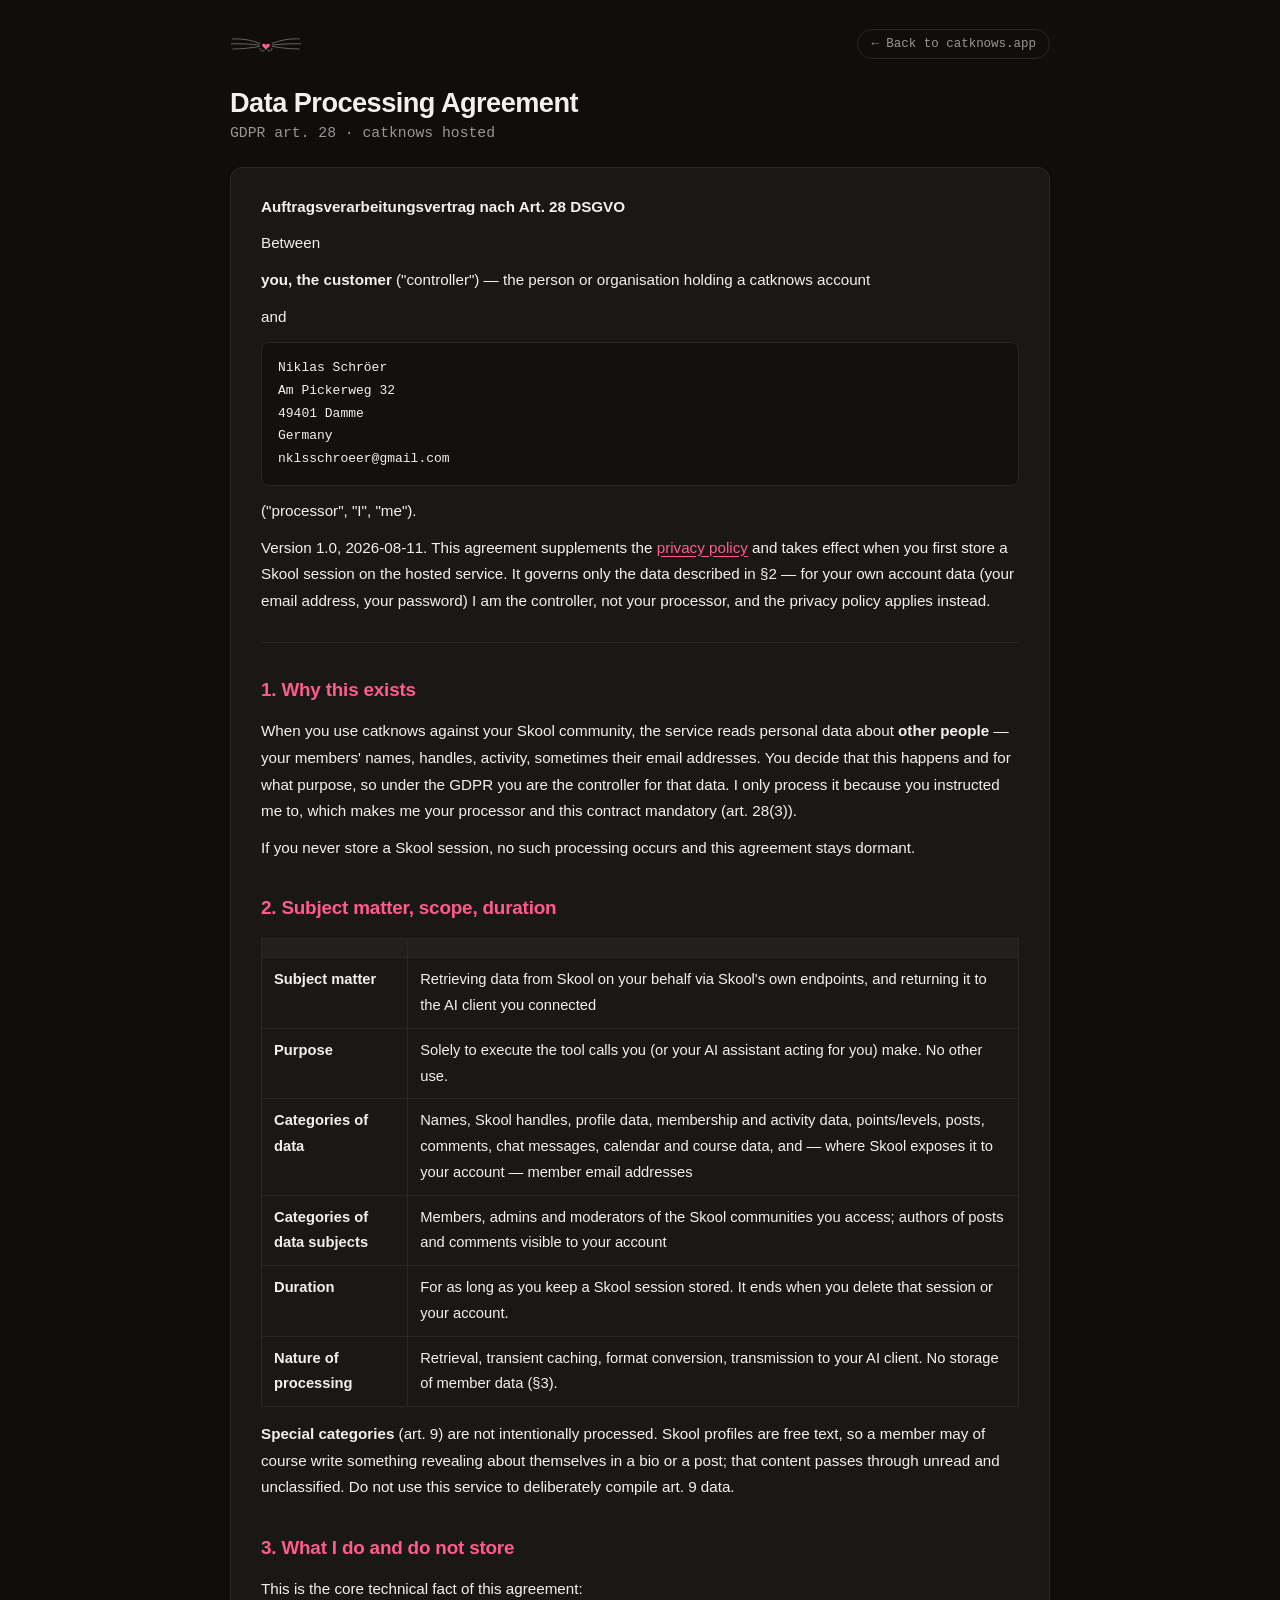
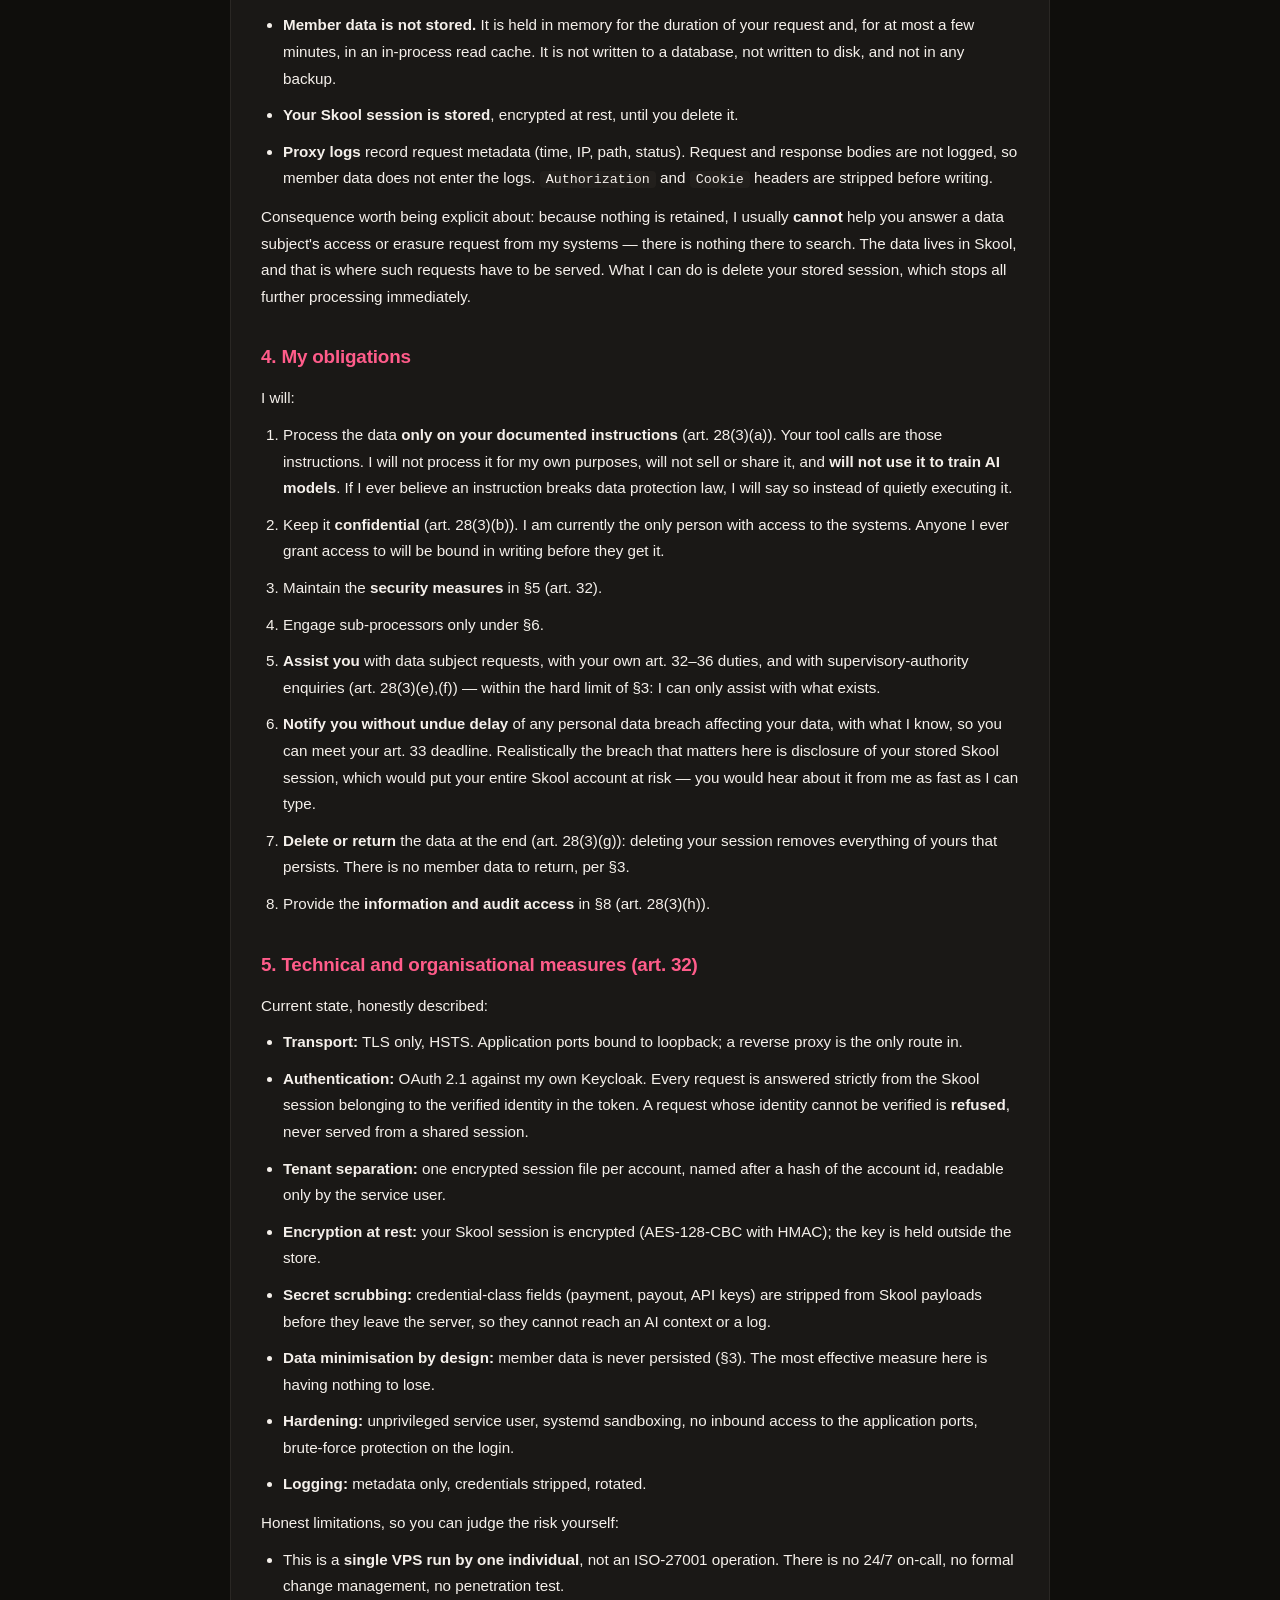
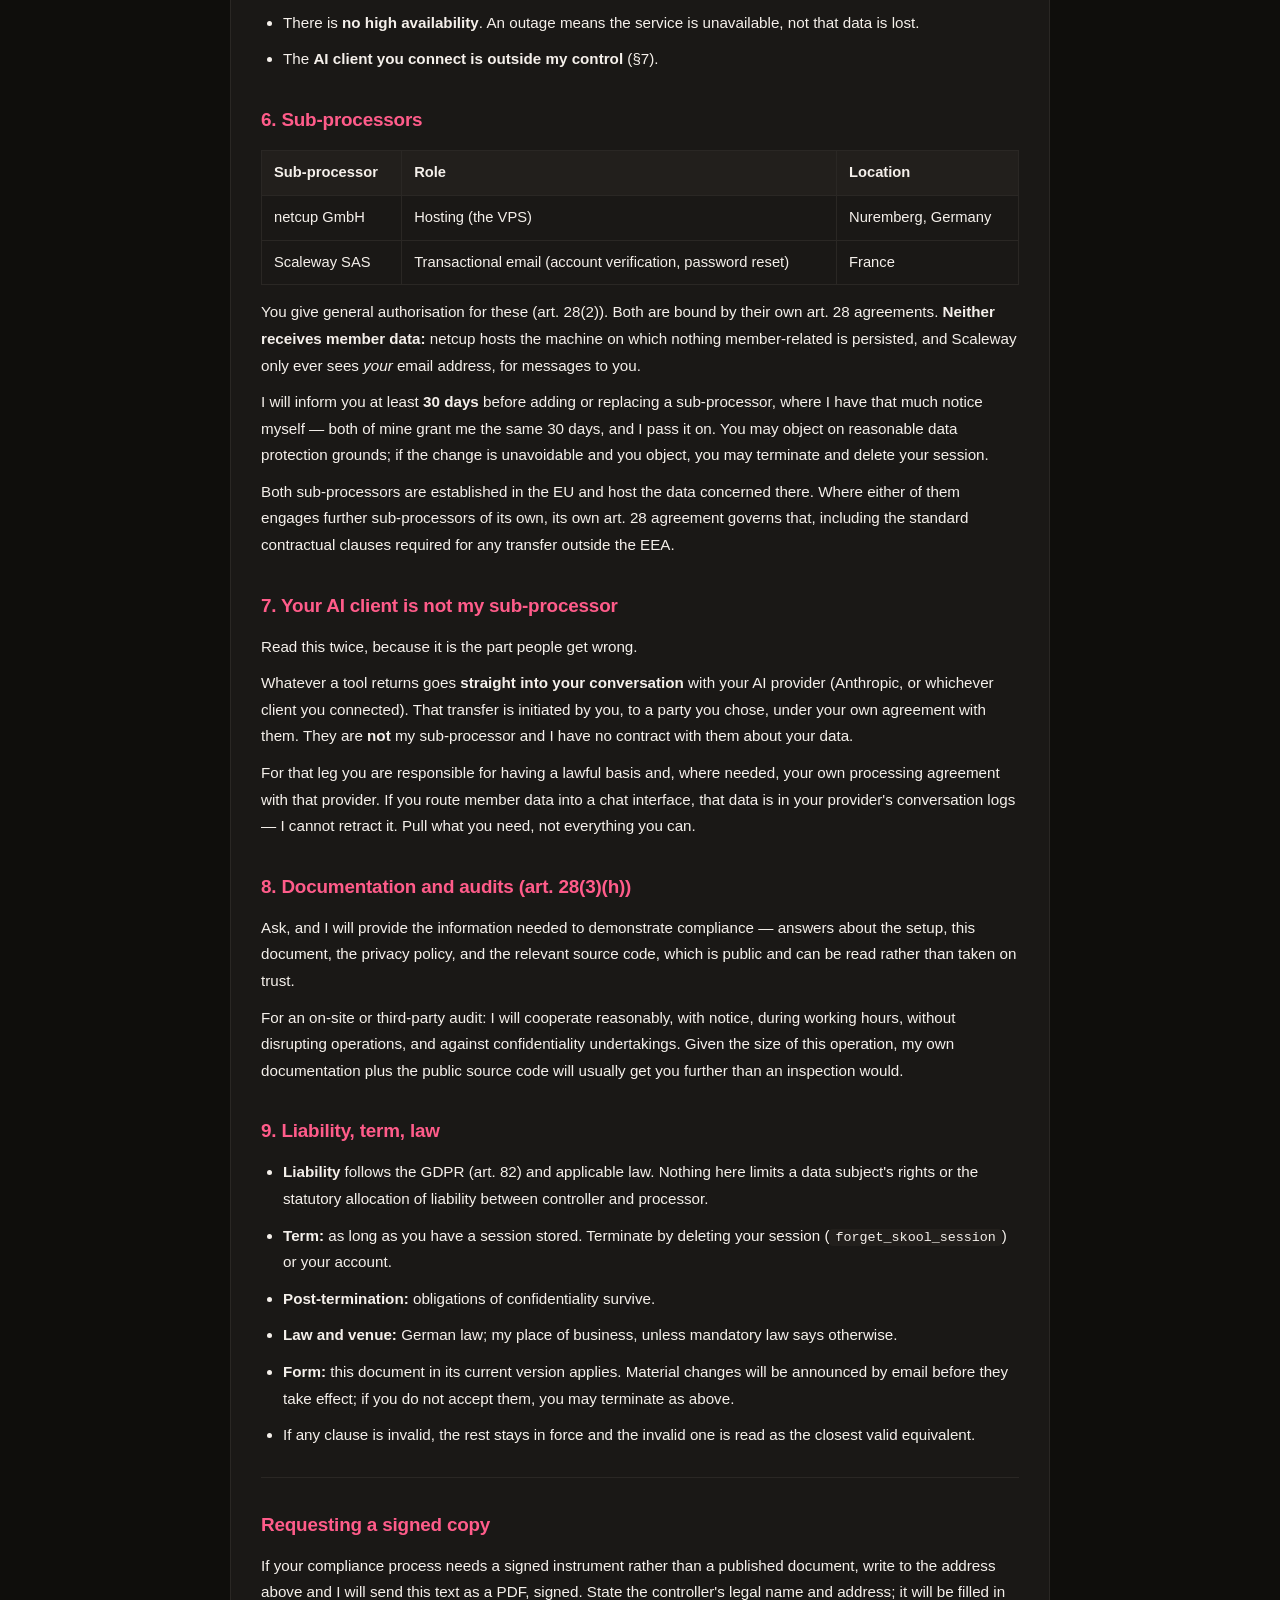
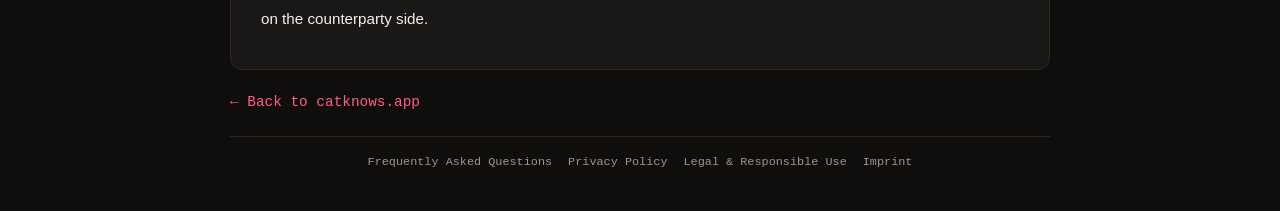
<file: deploy/web/dpa.html>
<!DOCTYPE html>
<html lang="en">
<head>
<meta charset="UTF-8">
<meta name="viewport" content="width=device-width, initial-scale=1.0">
<title>catknows. Data Processing Agreement</title>
<style>
:root {
  --bg: #0F0E0C; --card: #1A1816; --line: #2A2724;
  --ink: #F5F0EB; --dim: #9C9690; --muted: #6B6560;
  --brand: #FF5C8A; --brand-deep: #E04570; --coral: #F0786A;
  --mono: ui-monospace, 'SF Mono', Menlo, Consolas, monospace;
}
* { margin: 0; padding: 0; box-sizing: border-box; }
body { font-family: -apple-system, BlinkMacSystemFont, 'Segoe UI', sans-serif;
       background: var(--bg); color: var(--ink); min-height: 100vh;
       padding: 28px 16px 40px; -webkit-font-smoothing: antialiased; }
.container { max-width: 820px; margin: 0 auto; }
.topbar { display: flex; align-items: center; justify-content: space-between;
          gap: 16px; margin-bottom: 26px; }
/* The cat mark from the landing page, corner-sized. Static: on a legal page
   the draw animation is noise, and it would replay on every navigation. */
.mark { display: block; width: 72px; line-height: 0; padding: 2px 0; }
.mark svg { width: 100%; height: auto; overflow: visible; }
.mark:focus-visible { outline: 2px solid var(--brand); outline-offset: 4px;
                      border-radius: 4px; }
.mark .whisker, .mark .snout { fill: none; stroke: var(--ink);
                               stroke-width: 2.6; stroke-linecap: round; }
.mark .heart { fill: var(--brand); }
.home { font-family: var(--mono); font-size: 0.78rem; color: var(--dim);
        text-decoration: none; border: 1px solid var(--line);
        padding: 7px 13px; border-radius: 999px; white-space: nowrap; }
.home:hover { color: var(--ink); border-color: var(--brand); }
.header { margin-bottom: 26px; }
.header h1 { font-size: 1.7em; color: var(--ink); margin-bottom: 6px;
             letter-spacing: -0.02em; }
.header p { color: var(--dim); font-size: 0.92em; font-family: var(--mono); }
.card { background: var(--card); border: 1px solid var(--line); border-radius: 12px;
        padding: 26px 30px; line-height: 1.75; margin-bottom: 20px; }
h2 { color: var(--brand); font-size: 1.18em; margin: 30px 0 12px;
     letter-spacing: -0.01em; }
h2:first-child { margin-top: 0; }
h3 { color: var(--coral); font-size: 1.02em; margin: 22px 0 8px; }
h4 { color: var(--ink); font-size: 0.97em; margin: 16px 0 6px; }
p, li { margin-bottom: 10px; font-size: 0.95em; color: var(--ink); }
ul, ol { margin-left: 22px; margin-bottom: 12px; }
a { color: var(--brand); text-underline-offset: 3px; }
a:hover { color: var(--ink); }
code { background: #221F1C; padding: 1px 6px; border-radius: 4px;
       font-size: 0.88em; font-family: var(--mono); color: var(--ink); }
pre { background: #131110; border: 1px solid var(--line); border-radius: 8px;
      padding: 14px 16px; margin: 12px 0; overflow-x: auto; }
pre code { background: none; padding: 0; font-size: 0.86em; line-height: 1.55; }
blockquote { border-left: 3px solid var(--coral); padding: 4px 0 4px 16px;
             margin: 14px 0; color: var(--dim); }
blockquote p:last-child { margin-bottom: 0; }
hr { border: none; border-top: 1px solid var(--line); margin: 28px 0; }
.tablewrap { overflow-x: auto; margin: 14px 0; }
table { border-collapse: collapse; width: 100%; font-size: 0.92em; }
th, td { border: 1px solid var(--line); padding: 9px 12px; text-align: left;
         vertical-align: top; }
th { background: #221F1C; color: var(--ink); font-weight: 600; }
.back { display: inline-block; margin-top: 4px; color: var(--brand);
        text-decoration: none; font-size: 0.9em; font-family: var(--mono); }
.back:hover { text-decoration: underline; }
.foot { display: flex; flex-wrap: wrap; gap: 6px 16px; align-items: center;
        justify-content: center; margin-top: 26px; padding-top: 18px;
        border-top: 1px solid var(--line);
        font-family: var(--mono); font-size: 0.74rem; }
.foot a { color: var(--dim); text-decoration: none; }
.foot a:hover { color: var(--ink); text-decoration: underline; }
</style>
</head>
<body>
<div class="container">
  <div class="topbar">
    <a class="mark" href="/" aria-label="catknows &mdash; home">
      <svg viewBox="0 0 500 200" aria-hidden="true">
        <path class="whisker" d="M18 62 C 80 58, 148 70, 205 92"/>
        <path class="whisker" d="M10 96 C 76 94, 146 98, 205 104"/>
        <path class="whisker" d="M20 132 C 82 132, 150 124, 206 114"/>
        <path class="whisker" d="M482 62 C 420 58, 352 70, 295 92"/>
        <path class="whisker" d="M490 96 C 424 94, 354 98, 295 104"/>
        <path class="whisker" d="M480 132 C 418 132, 350 124, 294 114"/>
        <path class="snout" d="M250 108 C 250 132, 240 146, 226 146 C 214 146, 208 137, 208 128"/>
        <path class="snout" d="M250 108 C 250 132, 260 146, 274 146 C 286 146, 292 137, 292 128"/>
        <path class="heart" d="M250 104 C 243 96, 232 92, 226 99 C 219 106, 224 116, 250 132
                               C 276 116, 281 106, 274 99 C 268 92, 257 96, 250 104 Z"/>
      </svg>
    </a>
    <a class="home" href="/">&larr; Back to catknows.app</a>
  </div>
  <div class="header">
    <h1>Data Processing Agreement</h1>
    <p>GDPR art. 28 · catknows hosted</p>
  </div>
  <div class="card">
<p><strong>Auftragsverarbeitungsvertrag nach Art. 28 DSGVO</strong></p>
<p>Between</p>
<p><strong>you, the customer</strong> (&quot;controller&quot;) &mdash; the person or organisation holding a catknows account</p>
<p>and</p>
<pre>Niklas Schröer
Am Pickerweg 32
49401 Damme
Germany
nklsschroeer@gmail.com</pre>
<p>(&quot;processor&quot;, &quot;I&quot;, &quot;me&quot;).</p>
<p>Version 1.0, 2026-08-11. This agreement supplements the <a href="/privacy">privacy policy</a> and takes effect when you first store a Skool session on the hosted service. It governs only the data described in &sect;2 &mdash; for your own account data (your email address, your password) I am the controller, not your processor, and the privacy policy applies instead.</p>
<hr>
<h2>1. Why this exists</h2>
<p>When you use catknows against your Skool community, the service reads personal data about <strong>other people</strong> &mdash; your members&#x27; names, handles, activity, sometimes their email addresses. You decide that this happens and for what purpose, so under the GDPR you are the controller for that data. I only process it because you instructed me to, which makes me your processor and this contract mandatory (art. 28(3)).</p>
<p>If you never store a Skool session, no such processing occurs and this agreement stays dormant.</p>
<h2>2. Subject matter, scope, duration</h2>
<div class="tablewrap"><table><tr><th></th><th></th></tr><tr><td><strong>Subject matter</strong></td><td>Retrieving data from Skool on your behalf via Skool&#x27;s own endpoints, and returning it to the AI client you connected</td></tr><tr><td><strong>Purpose</strong></td><td>Solely to execute the tool calls you (or your AI assistant acting for you) make. No other use.</td></tr><tr><td><strong>Categories of data</strong></td><td>Names, Skool handles, profile data, membership and activity data, points/levels, posts, comments, chat messages, calendar and course data, and &mdash; where Skool exposes it to your account &mdash; member email addresses</td></tr><tr><td><strong>Categories of data subjects</strong></td><td>Members, admins and moderators of the Skool communities you access; authors of posts and comments visible to your account</td></tr><tr><td><strong>Duration</strong></td><td>For as long as you keep a Skool session stored. It ends when you delete that session or your account.</td></tr><tr><td><strong>Nature of processing</strong></td><td>Retrieval, transient caching, format conversion, transmission to your AI client. No storage of member data (&sect;3).</td></tr></table></div>
<p><strong>Special categories</strong> (art. 9) are not intentionally processed. Skool profiles are free text, so a member may of course write something revealing about themselves in a bio or a post; that content passes through unread and unclassified. Do not use this service to deliberately compile art. 9 data.</p>
<h2>3. What I do and do not store</h2>
<p>This is the core technical fact of this agreement:</p>
<ul><li><strong>Member data is not stored.</strong> It is held in memory for the duration of your request and, for at most a few minutes, in an in-process read cache. It is not written to a database, not written to disk, and not in any backup.</li><li><strong>Your Skool session is stored</strong>, encrypted at rest, until you delete it.</li><li><strong>Proxy logs</strong> record request metadata (time, IP, path, status). Request and response bodies are not logged, so member data does not enter the logs. <code>Authorization</code> and <code>Cookie</code> headers are stripped before writing.</li></ul>
<p>Consequence worth being explicit about: because nothing is retained, I usually <strong>cannot</strong> help you answer a data subject&#x27;s access or erasure request from my systems &mdash; there is nothing there to search. The data lives in Skool, and that is where such requests have to be served. What I can do is delete your stored session, which stops all further processing immediately.</p>
<h2>4. My obligations</h2>
<p>I will:</p>
<ol><li>Process the data <strong>only on your documented instructions</strong> (art. 28(3)(a)). Your tool calls are those instructions. I will not process it for my own purposes, will not sell or share it, and <strong>will not use it to train AI models</strong>. If I ever believe an instruction breaks data protection law, I will say so instead of quietly executing it.</li><li>Keep it <strong>confidential</strong> (art. 28(3)(b)). I am currently the only person with access to the systems. Anyone I ever grant access to will be bound in writing before they get it.</li><li>Maintain the <strong>security measures</strong> in &sect;5 (art. 32).</li><li>Engage sub-processors only under &sect;6.</li><li><strong>Assist you</strong> with data subject requests, with your own art. 32–36 duties, and with supervisory-authority enquiries (art. 28(3)(e),(f)) &mdash; within the hard limit of &sect;3: I can only assist with what exists.</li><li><strong>Notify you without undue delay</strong> of any personal data breach affecting your data, with what I know, so you can meet your art. 33 deadline. Realistically the breach that matters here is disclosure of your stored Skool session, which would put your entire Skool account at risk &mdash; you would hear about it from me as fast as I can type.</li><li><strong>Delete or return</strong> the data at the end (art. 28(3)(g)): deleting your session removes everything of yours that persists. There is no member data to return, per &sect;3.</li><li>Provide the <strong>information and audit access</strong> in &sect;8 (art. 28(3)(h)).</li></ol>
<h2>5. Technical and organisational measures (art. 32)</h2>
<p>Current state, honestly described:</p>
<ul><li><strong>Transport:</strong> TLS only, HSTS. Application ports bound to loopback; a reverse proxy is the only route in.</li><li><strong>Authentication:</strong> OAuth 2.1 against my own Keycloak. Every request is answered strictly from the Skool session belonging to the verified identity in the token. A request whose identity cannot be verified is <strong>refused</strong>, never served from a shared session.</li><li><strong>Tenant separation:</strong> one encrypted session file per account, named after a hash of the account id, readable only by the service user.</li><li><strong>Encryption at rest:</strong> your Skool session is encrypted (AES-128-CBC with HMAC); the key is held outside the store.</li><li><strong>Secret scrubbing:</strong> credential-class fields (payment, payout, API keys) are stripped from Skool payloads before they leave the server, so they cannot reach an AI context or a log.</li><li><strong>Data minimisation by design:</strong> member data is never persisted (&sect;3). The most effective measure here is having nothing to lose.</li><li><strong>Hardening:</strong> unprivileged service user, systemd sandboxing, no inbound access to the application ports, brute-force protection on the login.</li><li><strong>Logging:</strong> metadata only, credentials stripped, rotated.</li></ul>
<p>Honest limitations, so you can judge the risk yourself:</p>
<ul><li>This is a <strong>single VPS run by one individual</strong>, not an ISO-27001 operation. There is no 24/7 on-call, no formal change management, no penetration test.</li><li>There is <strong>no high availability</strong>. An outage means the service is unavailable, not that data is lost.</li><li>The <strong>AI client you connect is outside my control</strong> (&sect;7).</li></ul>
<h2>6. Sub-processors</h2>
<div class="tablewrap"><table><tr><th>Sub-processor</th><th>Role</th><th>Location</th></tr><tr><td>netcup GmbH</td><td>Hosting (the VPS)</td><td>Nuremberg, Germany</td></tr><tr><td>Scaleway SAS</td><td>Transactional email (account verification, password reset)</td><td>France</td></tr></table></div>
<p>You give general authorisation for these (art. 28(2)). Both are bound by their own art. 28 agreements. <strong>Neither receives member data:</strong> netcup hosts the machine on which nothing member-related is persisted, and Scaleway only ever sees <em>your</em> email address, for messages to you.</p>
<p>I will inform you at least <strong>30 days</strong> before adding or replacing a sub-processor, where I have that much notice myself &mdash; both of mine grant me the same 30 days, and I pass it on. You may object on reasonable data protection grounds; if the change is unavoidable and you object, you may terminate and delete your session.</p>
<p>Both sub-processors are established in the EU and host the data concerned there. Where either of them engages further sub-processors of its own, its own art. 28 agreement governs that, including the standard contractual clauses required for any transfer outside the EEA.</p>
<h2>7. Your AI client is not my sub-processor</h2>
<p>Read this twice, because it is the part people get wrong.</p>
<p>Whatever a tool returns goes <strong>straight into your conversation</strong> with your AI provider (Anthropic, or whichever client you connected). That transfer is initiated by you, to a party you chose, under your own agreement with them. They are <strong>not</strong> my sub-processor and I have no contract with them about your data.</p>
<p>For that leg you are responsible for having a lawful basis and, where needed, your own processing agreement with that provider. If you route member data into a chat interface, that data is in your provider&#x27;s conversation logs &mdash; I cannot retract it. Pull what you need, not everything you can.</p>
<h2>8. Documentation and audits (art. 28(3)(h))</h2>
<p>Ask, and I will provide the information needed to demonstrate compliance &mdash; answers about the setup, this document, the privacy policy, and the relevant source code, which is public and can be read rather than taken on trust.</p>
<p>For an on-site or third-party audit: I will cooperate reasonably, with notice, during working hours, without disrupting operations, and against confidentiality undertakings. Given the size of this operation, my own documentation plus the public source code will usually get you further than an inspection would.</p>
<h2>9. Liability, term, law</h2>
<ul><li><strong>Liability</strong> follows the GDPR (art. 82) and applicable law. Nothing here limits a data subject&#x27;s rights or the statutory allocation of liability between controller and processor.</li><li><strong>Term:</strong> as long as you have a session stored. Terminate by deleting your session (<code>forget_skool_session</code>) or your account.</li><li><strong>Post-termination:</strong> obligations of confidentiality survive.</li><li><strong>Law and venue:</strong> German law; my place of business, unless mandatory law says otherwise.</li><li><strong>Form:</strong> this document in its current version applies. Material changes will be announced by email before they take effect; if you do not accept them, you may terminate as above.</li><li>If any clause is invalid, the rest stays in force and the invalid one is read as the closest valid equivalent.</li></ul>
<hr>
<h2>Requesting a signed copy</h2>
<p>If your compliance process needs a signed instrument rather than a published document, write to the address above and I will send this text as a PDF, signed. State the controller&#x27;s legal name and address; it will be filled in on the counterparty side.</p>
  </div>
  <a class="back" href="/">&larr; Back to catknows.app</a>
  <div class="foot">
    <a href="/faq">Frequently Asked Questions</a><a href="/privacy">Privacy Policy</a><a href="/legal">Legal &amp; Responsible Use</a><a href="/impressum">Imprint</a>
  </div>
</div>
</body>
</html>
</file>
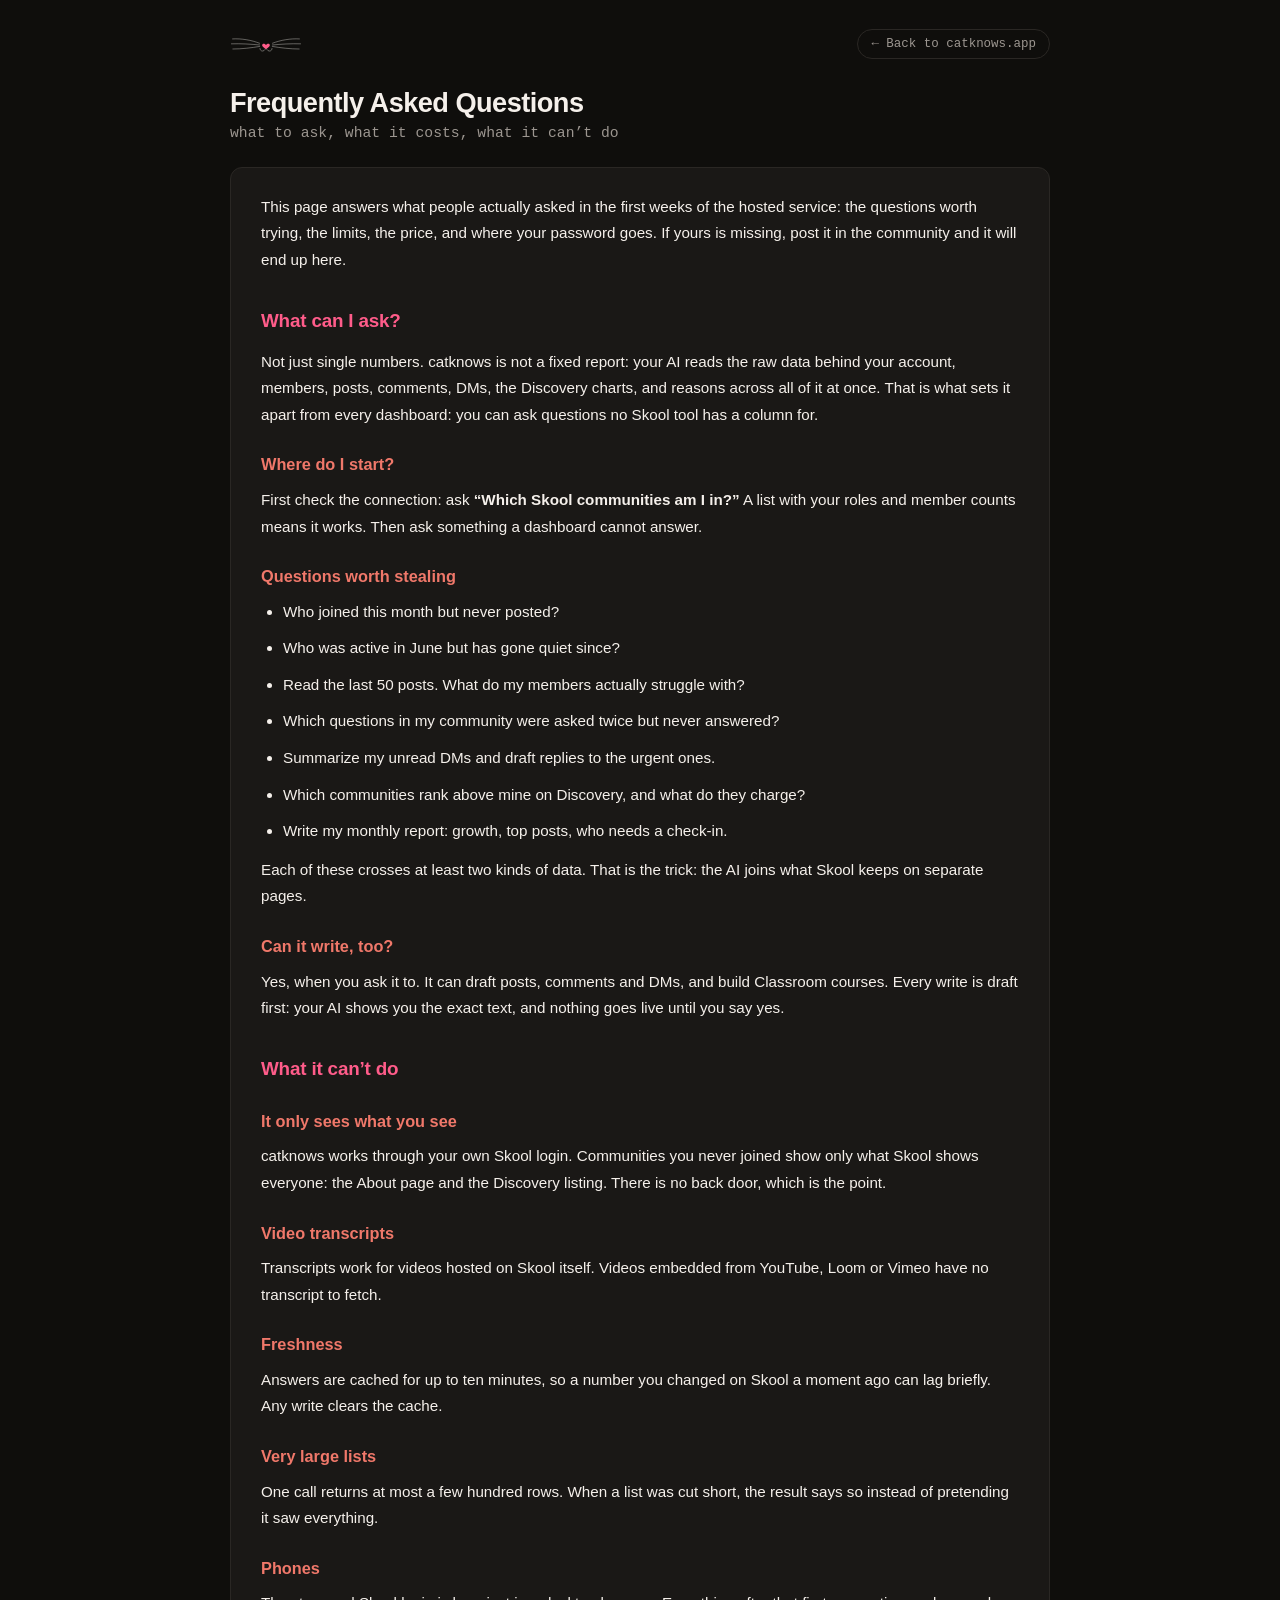
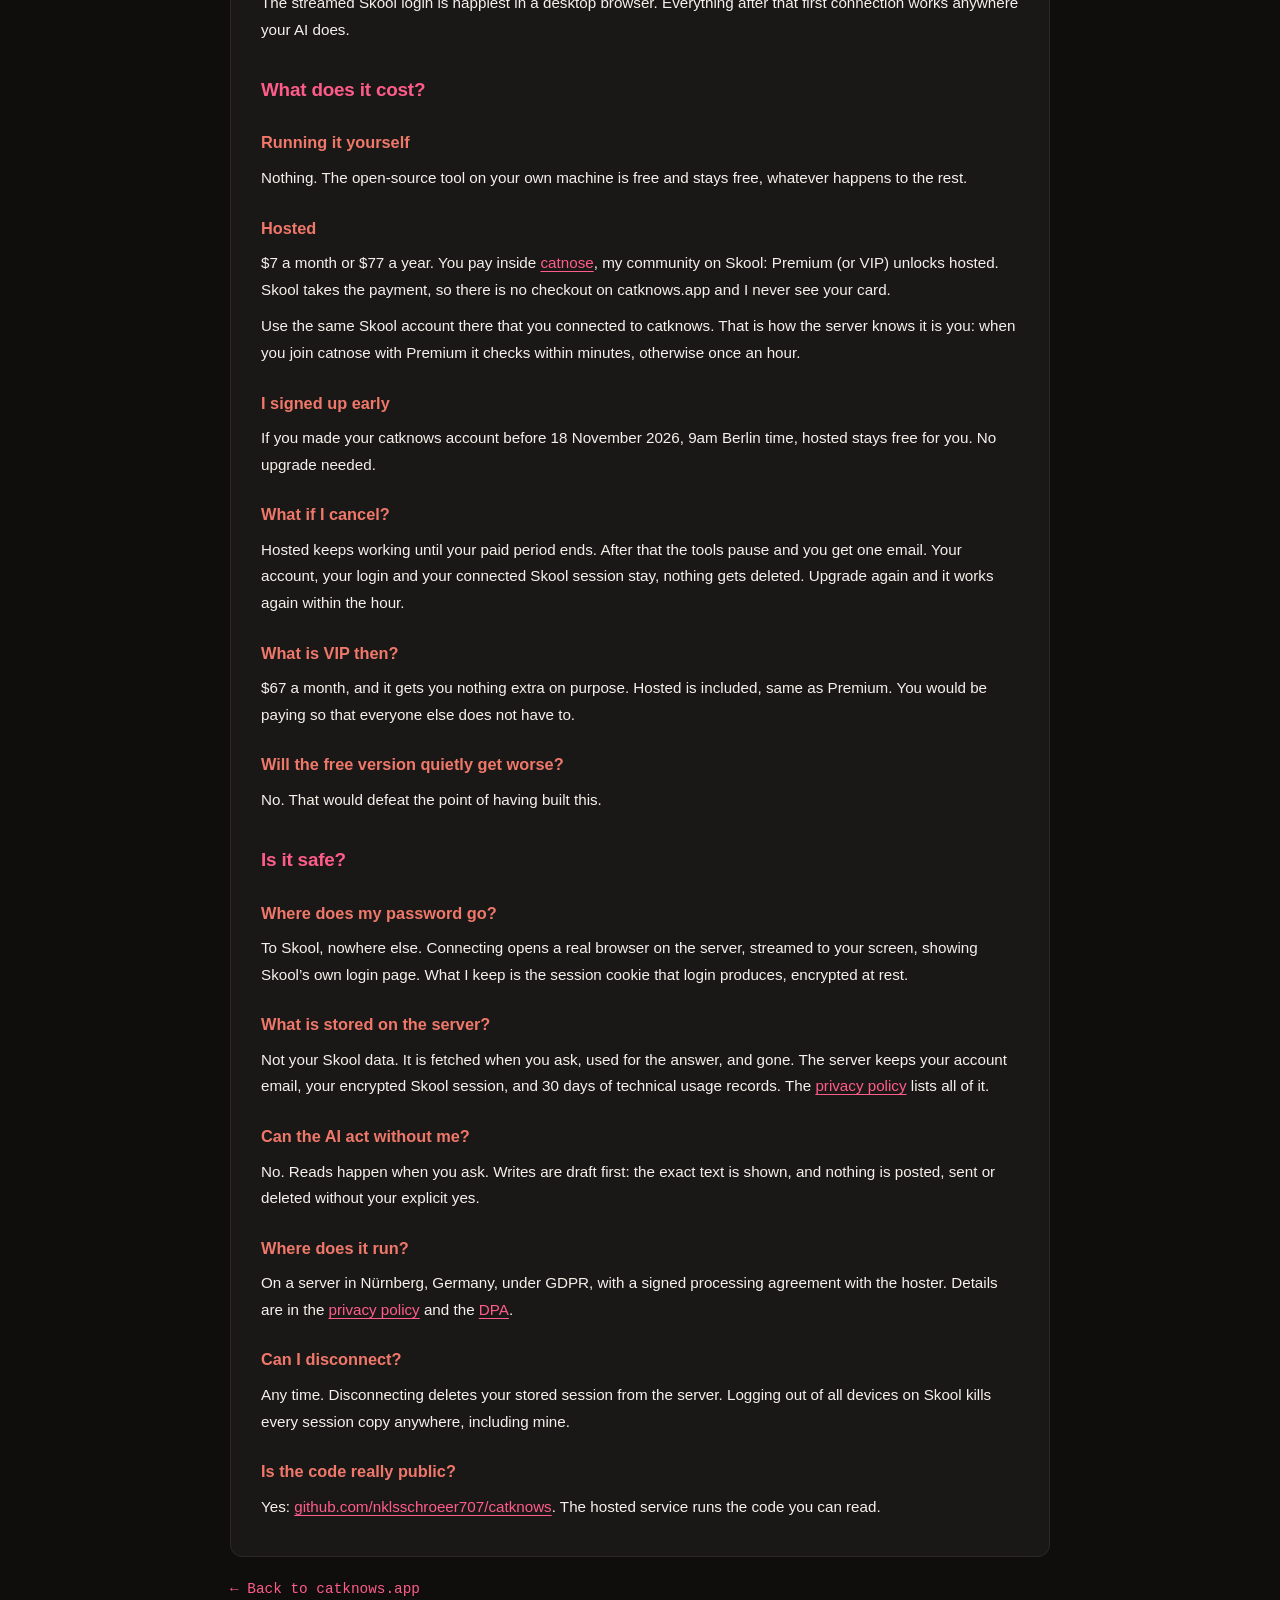
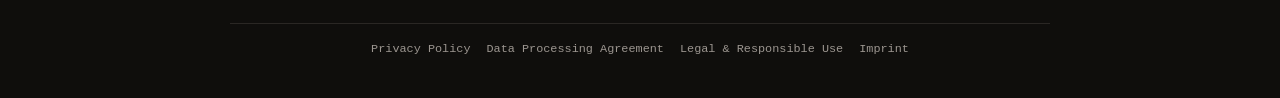
<file: deploy/web/faq.html>
<!DOCTYPE html>
<html lang="en">
<head>
<meta charset="UTF-8">
<meta name="viewport" content="width=device-width, initial-scale=1.0">
<title>catknows. Frequently Asked Questions</title>
<style>
:root {
  --bg: #0F0E0C; --card: #1A1816; --line: #2A2724;
  --ink: #F5F0EB; --dim: #9C9690; --muted: #6B6560;
  --brand: #FF5C8A; --brand-deep: #E04570; --coral: #F0786A;
  --mono: ui-monospace, 'SF Mono', Menlo, Consolas, monospace;
}
* { margin: 0; padding: 0; box-sizing: border-box; }
body { font-family: -apple-system, BlinkMacSystemFont, 'Segoe UI', sans-serif;
       background: var(--bg); color: var(--ink); min-height: 100vh;
       padding: 28px 16px 40px; -webkit-font-smoothing: antialiased; }
.container { max-width: 820px; margin: 0 auto; }
.topbar { display: flex; align-items: center; justify-content: space-between;
          gap: 16px; margin-bottom: 26px; }
/* The cat mark from the landing page, corner-sized. Static: on a legal page
   the draw animation is noise, and it would replay on every navigation. */
.mark { display: block; width: 72px; line-height: 0; padding: 2px 0; }
.mark svg { width: 100%; height: auto; overflow: visible; }
.mark:focus-visible { outline: 2px solid var(--brand); outline-offset: 4px;
                      border-radius: 4px; }
.mark .whisker, .mark .snout { fill: none; stroke: var(--ink);
                               stroke-width: 2.6; stroke-linecap: round; }
.mark .heart { fill: var(--brand); }
.home { font-family: var(--mono); font-size: 0.78rem; color: var(--dim);
        text-decoration: none; border: 1px solid var(--line);
        padding: 7px 13px; border-radius: 999px; white-space: nowrap; }
.home:hover { color: var(--ink); border-color: var(--brand); }
.header { margin-bottom: 26px; }
.header h1 { font-size: 1.7em; color: var(--ink); margin-bottom: 6px;
             letter-spacing: -0.02em; }
.header p { color: var(--dim); font-size: 0.92em; font-family: var(--mono); }
.card { background: var(--card); border: 1px solid var(--line); border-radius: 12px;
        padding: 26px 30px; line-height: 1.75; margin-bottom: 20px; }
h2 { color: var(--brand); font-size: 1.18em; margin: 30px 0 12px;
     letter-spacing: -0.01em; }
h2:first-child { margin-top: 0; }
h3 { color: var(--coral); font-size: 1.02em; margin: 22px 0 8px; }
h4 { color: var(--ink); font-size: 0.97em; margin: 16px 0 6px; }
p, li { margin-bottom: 10px; font-size: 0.95em; color: var(--ink); }
ul, ol { margin-left: 22px; margin-bottom: 12px; }
a { color: var(--brand); text-underline-offset: 3px; }
a:hover { color: var(--ink); }
code { background: #221F1C; padding: 1px 6px; border-radius: 4px;
       font-size: 0.88em; font-family: var(--mono); color: var(--ink); }
pre { background: #131110; border: 1px solid var(--line); border-radius: 8px;
      padding: 14px 16px; margin: 12px 0; overflow-x: auto; }
pre code { background: none; padding: 0; font-size: 0.86em; line-height: 1.55; }
blockquote { border-left: 3px solid var(--coral); padding: 4px 0 4px 16px;
             margin: 14px 0; color: var(--dim); }
blockquote p:last-child { margin-bottom: 0; }
hr { border: none; border-top: 1px solid var(--line); margin: 28px 0; }
.tablewrap { overflow-x: auto; margin: 14px 0; }
table { border-collapse: collapse; width: 100%; font-size: 0.92em; }
th, td { border: 1px solid var(--line); padding: 9px 12px; text-align: left;
         vertical-align: top; }
th { background: #221F1C; color: var(--ink); font-weight: 600; }
.back { display: inline-block; margin-top: 4px; color: var(--brand);
        text-decoration: none; font-size: 0.9em; font-family: var(--mono); }
.back:hover { text-decoration: underline; }
.foot { display: flex; flex-wrap: wrap; gap: 6px 16px; align-items: center;
        justify-content: center; margin-top: 26px; padding-top: 18px;
        border-top: 1px solid var(--line);
        font-family: var(--mono); font-size: 0.74rem; }
.foot a { color: var(--dim); text-decoration: none; }
.foot a:hover { color: var(--ink); text-decoration: underline; }
</style>
</head>
<body>
<div class="container">
  <div class="topbar">
    <a class="mark" href="/" aria-label="catknows &mdash; home">
      <svg viewBox="0 0 500 200" aria-hidden="true">
        <path class="whisker" d="M18 62 C 80 58, 148 70, 205 92"/>
        <path class="whisker" d="M10 96 C 76 94, 146 98, 205 104"/>
        <path class="whisker" d="M20 132 C 82 132, 150 124, 206 114"/>
        <path class="whisker" d="M482 62 C 420 58, 352 70, 295 92"/>
        <path class="whisker" d="M490 96 C 424 94, 354 98, 295 104"/>
        <path class="whisker" d="M480 132 C 418 132, 350 124, 294 114"/>
        <path class="snout" d="M250 108 C 250 132, 240 146, 226 146 C 214 146, 208 137, 208 128"/>
        <path class="snout" d="M250 108 C 250 132, 260 146, 274 146 C 286 146, 292 137, 292 128"/>
        <path class="heart" d="M250 104 C 243 96, 232 92, 226 99 C 219 106, 224 116, 250 132
                               C 276 116, 281 106, 274 99 C 268 92, 257 96, 250 104 Z"/>
      </svg>
    </a>
    <a class="home" href="/">&larr; Back to catknows.app</a>
  </div>
  <div class="header">
    <h1>Frequently Asked Questions</h1>
    <p>what to ask, what it costs, what it can’t do</p>
  </div>
  <div class="card">
<p>This page answers what people actually asked in the first weeks of the hosted service: the questions worth trying, the limits, the price, and where your password goes. If yours is missing, post it in the community and it will end up here.</p>
<h2>What can I ask?</h2>
<p>Not just single numbers. catknows is not a fixed report: your AI reads the raw data behind your account, members, posts, comments, DMs, the Discovery charts, and reasons across all of it at once. That is what sets it apart from every dashboard: you can ask questions no Skool tool has a column for.</p>
<h3>Where do I start?</h3>
<p>First check the connection: ask <strong>“Which Skool communities am I in?”</strong> A list with your roles and member counts means it works. Then ask something a dashboard cannot answer.</p>
<h3>Questions worth stealing</h3>
<ul><li>Who joined this month but never posted?</li><li>Who was active in June but has gone quiet since?</li><li>Read the last 50 posts. What do my members actually struggle with?</li><li>Which questions in my community were asked twice but never answered?</li><li>Summarize my unread DMs and draft replies to the urgent ones.</li><li>Which communities rank above mine on Discovery, and what do they charge?</li><li>Write my monthly report: growth, top posts, who needs a check-in.</li></ul>
<p>Each of these crosses at least two kinds of data. That is the trick: the AI joins what Skool keeps on separate pages.</p>
<h3>Can it write, too?</h3>
<p>Yes, when you ask it to. It can draft posts, comments and DMs, and build Classroom courses. Every write is draft first: your AI shows you the exact text, and nothing goes live until you say yes.</p>
<h2>What it can’t do</h2>
<h3>It only sees what you see</h3>
<p>catknows works through your own Skool login. Communities you never joined show only what Skool shows everyone: the About page and the Discovery listing. There is no back door, which is the point.</p>
<h3>Video transcripts</h3>
<p>Transcripts work for videos hosted on Skool itself. Videos embedded from YouTube, Loom or Vimeo have no transcript to fetch.</p>
<h3>Freshness</h3>
<p>Answers are cached for up to ten minutes, so a number you changed on Skool a moment ago can lag briefly. Any write clears the cache.</p>
<h3>Very large lists</h3>
<p>One call returns at most a few hundred rows. When a list was cut short, the result says so instead of pretending it saw everything.</p>
<h3>Phones</h3>
<p>The streamed Skool login is happiest in a desktop browser. Everything after that first connection works anywhere your AI does.</p>
<h2>What does it cost?</h2>
<h3>Running it yourself</h3>
<p>Nothing. The open-source tool on your own machine is free and stays free, whatever happens to the rest.</p>
<h3>Hosted</h3>
<p>$7 a month or $77 a year. You pay inside <a href="https://www.skool.com/cat-knows-1423/about">catnose</a>, my community on Skool: Premium (or VIP) unlocks hosted. Skool takes the payment, so there is no checkout on catknows.app and I never see your card.</p>
<p>Use the same Skool account there that you connected to catknows. That is how the server knows it is you: when you join catnose with Premium it checks within minutes, otherwise once an hour.</p>
<h3>I signed up early</h3>
<p>If you made your catknows account before 18 November 2026, 9am Berlin time, hosted stays free for you. No upgrade needed.</p>
<h3>What if I cancel?</h3>
<p>Hosted keeps working until your paid period ends. After that the tools pause and you get one email. Your account, your login and your connected Skool session stay, nothing gets deleted. Upgrade again and it works again within the hour.</p>
<h3>What is VIP then?</h3>
<p>$67 a month, and it gets you nothing extra on purpose. Hosted is included, same as Premium. You would be paying so that everyone else does not have to.</p>
<h3>Will the free version quietly get worse?</h3>
<p>No. That would defeat the point of having built this.</p>
<h2>Is it safe?</h2>
<h3>Where does my password go?</h3>
<p>To Skool, nowhere else. Connecting opens a real browser on the server, streamed to your screen, showing Skool’s own login page. What I keep is the session cookie that login produces, encrypted at rest.</p>
<h3>What is stored on the server?</h3>
<p>Not your Skool data. It is fetched when you ask, used for the answer, and gone. The server keeps your account email, your encrypted Skool session, and 30 days of technical usage records. The <a href="/privacy">privacy policy</a> lists all of it.</p>
<h3>Can the AI act without me?</h3>
<p>No. Reads happen when you ask. Writes are draft first: the exact text is shown, and nothing is posted, sent or deleted without your explicit yes.</p>
<h3>Where does it run?</h3>
<p>On a server in Nürnberg, Germany, under GDPR, with a signed processing agreement with the hoster. Details are in the <a href="/privacy">privacy policy</a> and the <a href="/dpa">DPA</a>.</p>
<h3>Can I disconnect?</h3>
<p>Any time. Disconnecting deletes your stored session from the server. Logging out of all devices on Skool kills every session copy anywhere, including mine.</p>
<h3>Is the code really public?</h3>
<p>Yes: <a href="https://github.com/nklsschroeer707/catknows">github.com/nklsschroeer707/catknows</a>. The hosted service runs the code you can read.</p>
  </div>
  <a class="back" href="/">&larr; Back to catknows.app</a>
  <div class="foot">
    <a href="/privacy">Privacy Policy</a><a href="/dpa">Data Processing Agreement</a><a href="/legal">Legal &amp; Responsible Use</a><a href="/impressum">Imprint</a>
  </div>
</div>
</body>
</html>
</file>
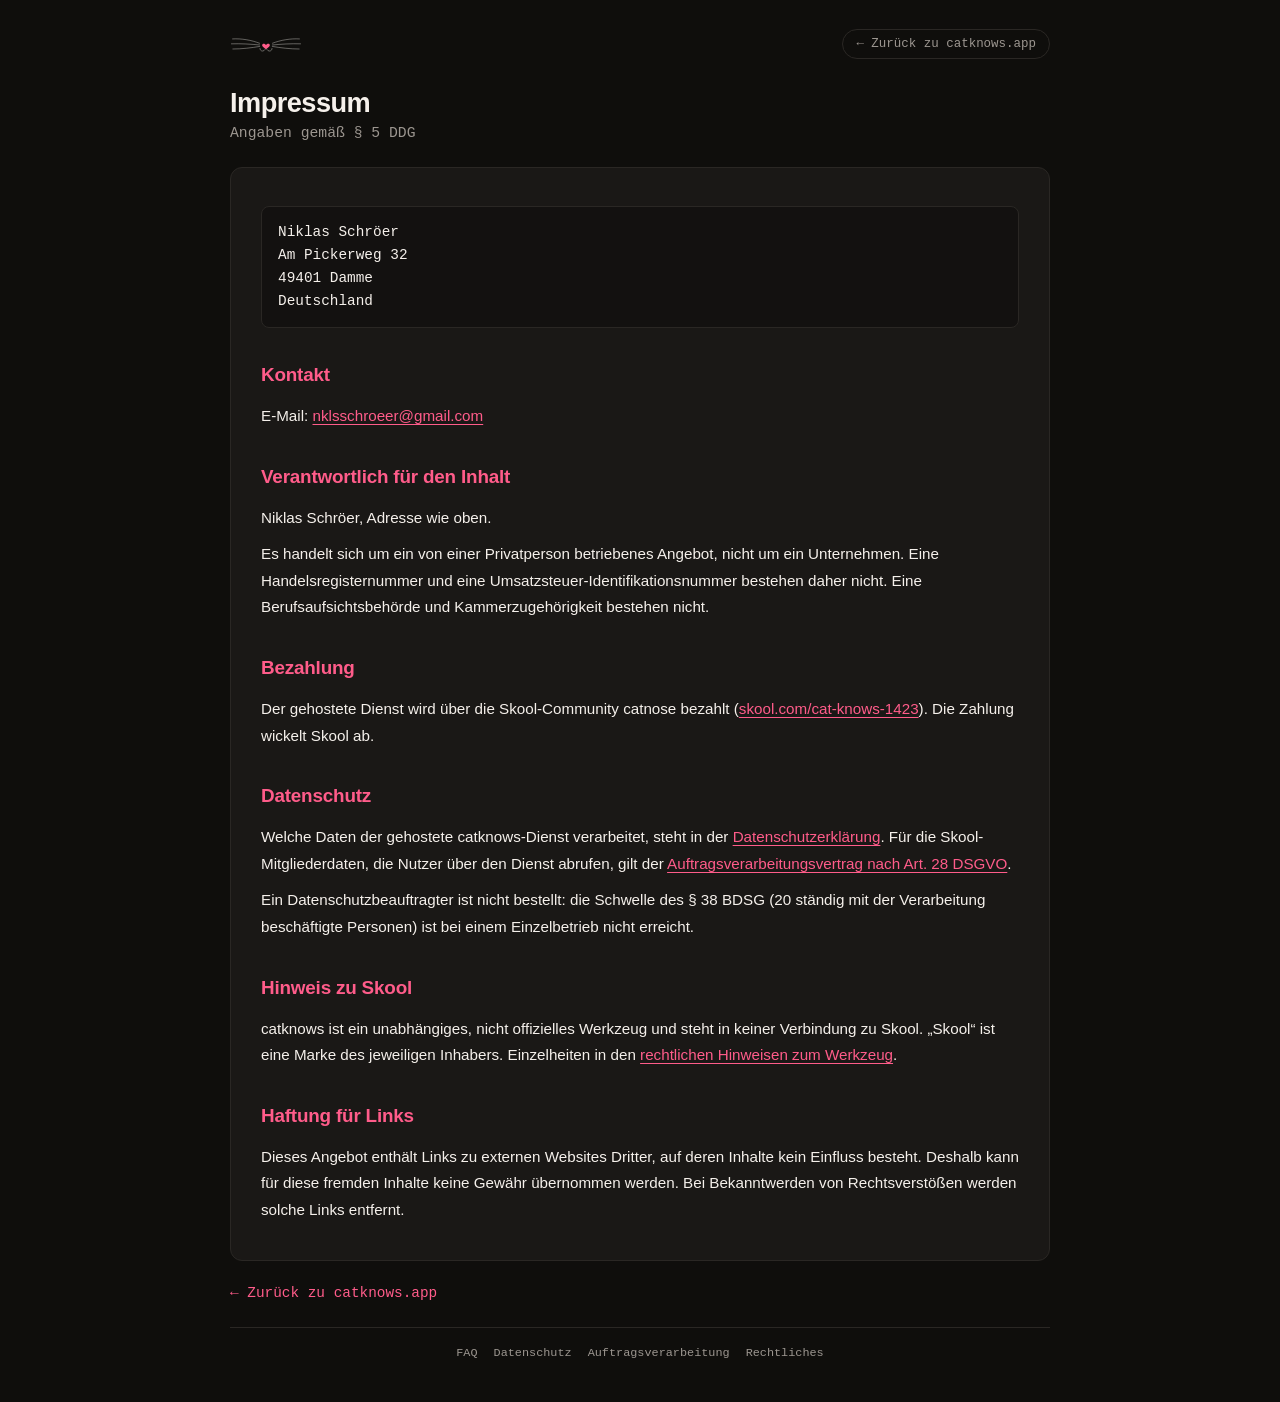
<file: deploy/web/impressum.html>
<!DOCTYPE html>
<html lang="de">
<head>
<meta charset="UTF-8">
<meta name="viewport" content="width=device-width, initial-scale=1.0">
<title>catknows. Impressum</title>
<style>
/* Kept in step with build-legal.py's STYLE — this page is hand-written
   because it is not generated from a Markdown source. */
:root {
  --bg: #0F0E0C; --card: #1A1816; --line: #2A2724;
  --ink: #F5F0EB; --dim: #9C9690;
  --brand: #FF5C8A; --brand-deep: #E04570; --coral: #F0786A;
  --mono: ui-monospace, 'SF Mono', Menlo, Consolas, monospace;
}
* { margin: 0; padding: 0; box-sizing: border-box; }
body { font-family: -apple-system, BlinkMacSystemFont, 'Segoe UI', sans-serif;
       background: var(--bg); color: var(--ink); min-height: 100vh;
       padding: 28px 16px 40px; -webkit-font-smoothing: antialiased; }
.container { max-width: 820px; margin: 0 auto; }
.topbar { display: flex; align-items: center; justify-content: space-between;
          gap: 16px; margin-bottom: 26px; }
/* The cat mark from the landing page, corner-sized. Static: on a legal page
   the draw animation is noise, and it would replay on every navigation. */
.mark { display: block; width: 72px; line-height: 0; padding: 2px 0; }
.mark svg { width: 100%; height: auto; overflow: visible; }
.mark:focus-visible { outline: 2px solid var(--brand); outline-offset: 4px;
                      border-radius: 4px; }
.mark .whisker, .mark .snout { fill: none; stroke: var(--ink);
                               stroke-width: 2.6; stroke-linecap: round; }
.mark .heart { fill: var(--brand); }
.home { font-family: var(--mono); font-size: 0.78rem; color: var(--dim);
        text-decoration: none; border: 1px solid var(--line);
        padding: 7px 13px; border-radius: 999px; white-space: nowrap; }
.home:hover { color: var(--ink); border-color: var(--brand); }
.header { margin-bottom: 26px; }
.header h1 { font-size: 1.7em; color: var(--ink); margin-bottom: 6px;
             letter-spacing: -0.02em; }
.header p { color: var(--dim); font-size: 0.92em; font-family: var(--mono); }
.card { background: var(--card); border: 1px solid var(--line); border-radius: 12px;
        padding: 26px 30px; line-height: 1.75; margin-bottom: 20px; }
h2 { color: var(--brand); font-size: 1.18em; margin: 30px 0 12px;
     letter-spacing: -0.01em; }
h2:first-child { margin-top: 0; }
p { margin-bottom: 10px; font-size: 0.95em; }
a { color: var(--brand); text-underline-offset: 3px; }
a:hover { color: var(--ink); }
pre { background: #131110; border: 1px solid var(--line); border-radius: 8px;
      padding: 14px 16px; margin: 12px 0; font-family: var(--mono);
      font-size: 0.9em; line-height: 1.6; overflow-x: auto; }
.back { display: inline-block; margin-top: 4px; color: var(--brand);
        text-decoration: none; font-size: 0.9em; font-family: var(--mono); }
.back:hover { text-decoration: underline; }
.foot { display: flex; flex-wrap: wrap; gap: 6px 16px; align-items: center;
        justify-content: center; margin-top: 26px; padding-top: 18px;
        border-top: 1px solid var(--line);
        font-family: var(--mono); font-size: 0.74rem; }
.foot a { color: var(--dim); text-decoration: none; }
.foot a:hover { color: var(--ink); text-decoration: underline; }
</style>
</head>
<body>
<div class="container">
  <div class="topbar">
    <a class="mark" href="/" aria-label="catknows &ndash; Startseite">
      <svg viewBox="0 0 500 200" aria-hidden="true">
        <path class="whisker" d="M18 62 C 80 58, 148 70, 205 92"/>
        <path class="whisker" d="M10 96 C 76 94, 146 98, 205 104"/>
        <path class="whisker" d="M20 132 C 82 132, 150 124, 206 114"/>
        <path class="whisker" d="M482 62 C 420 58, 352 70, 295 92"/>
        <path class="whisker" d="M490 96 C 424 94, 354 98, 295 104"/>
        <path class="whisker" d="M480 132 C 418 132, 350 124, 294 114"/>
        <path class="snout" d="M250 108 C 250 132, 240 146, 226 146 C 214 146, 208 137, 208 128"/>
        <path class="snout" d="M250 108 C 250 132, 260 146, 274 146 C 286 146, 292 137, 292 128"/>
        <path class="heart" d="M250 104 C 243 96, 232 92, 226 99 C 219 106, 224 116, 250 132
                               C 276 116, 281 106, 274 99 C 268 92, 257 96, 250 104 Z"/>
      </svg>
    </a>
    <a class="home" href="/">&larr; Zur&uuml;ck zu catknows.app</a>
  </div>
  <div class="header">
    <h1>Impressum</h1>
    <p>Angaben gem&auml;&szlig; &sect; 5 DDG</p>
  </div>
  <div class="card">

<pre>Niklas Schr&ouml;er
Am Pickerweg 32
49401 Damme
Deutschland</pre>

<h2>Kontakt</h2>

<p>E-Mail: <a href="mailto:nklsschroeer@gmail.com">nklsschroeer@gmail.com</a></p>

<h2>Verantwortlich f&uuml;r den Inhalt</h2>

<p>Niklas Schr&ouml;er, Adresse wie oben.</p>

<p>
  Es handelt sich um ein von einer Privatperson betriebenes Angebot, nicht um
  ein Unternehmen. Eine Handelsregisternummer und eine Umsatzsteuer-Identifikations&shy;nummer
  bestehen daher nicht. Eine Berufsaufsichtsbeh&ouml;rde und Kammerzugeh&ouml;rigkeit
  bestehen nicht.
</p>

<h2>Bezahlung</h2>

<p>
  Der gehostete Dienst wird &uuml;ber die Skool-Community catnose bezahlt
  (<a href="https://www.skool.com/cat-knows-1423/about" target="_blank" rel="noopener">skool.com/cat-knows-1423</a>).
  Die Zahlung wickelt Skool ab.
</p>

<h2>Datenschutz</h2>

<p>
  Welche Daten der gehostete catknows-Dienst verarbeitet, steht in der
  <a href="/privacy">Datenschutzerkl&auml;rung</a>. F&uuml;r die
  Skool-Mitgliederdaten, die Nutzer &uuml;ber den Dienst abrufen, gilt der
  <a href="/dpa">Auftragsverarbeitungsvertrag nach Art.&nbsp;28 DSGVO</a>.
</p>

<p>
  Ein Datenschutzbeauftragter ist nicht bestellt: die Schwelle des
  &sect;&nbsp;38&nbsp;BDSG (20 st&auml;ndig mit der Verarbeitung besch&auml;ftigte
  Personen) ist bei einem Einzelbetrieb nicht erreicht.
</p>

<h2>Hinweis zu Skool</h2>

<p>
  catknows ist ein unabh&auml;ngiges, nicht offizielles Werkzeug und steht in
  keiner Verbindung zu Skool. &bdquo;Skool&ldquo; ist eine Marke des jeweiligen
  Inhabers. Einzelheiten in den
  <a href="/legal">rechtlichen Hinweisen zum Werkzeug</a>.
</p>

<h2>Haftung f&uuml;r Links</h2>

<p>
  Dieses Angebot enth&auml;lt Links zu externen Websites Dritter, auf deren
  Inhalte kein Einfluss besteht. Deshalb kann f&uuml;r diese fremden Inhalte
  keine Gew&auml;hr &uuml;bernommen werden. Bei Bekanntwerden von
  Rechtsverst&ouml;&szlig;en werden solche Links entfernt.
</p>

  </div>
  <a class="back" href="/">&larr; Zur&uuml;ck zu catknows.app</a>
  <div class="foot">
    <a href="/faq">FAQ</a>
    <a href="/privacy">Datenschutz</a>
    <a href="/dpa">Auftragsverarbeitung</a>
    <a href="/legal">Rechtliches</a>
  </div>
</div>
</body>
</html>
</file>
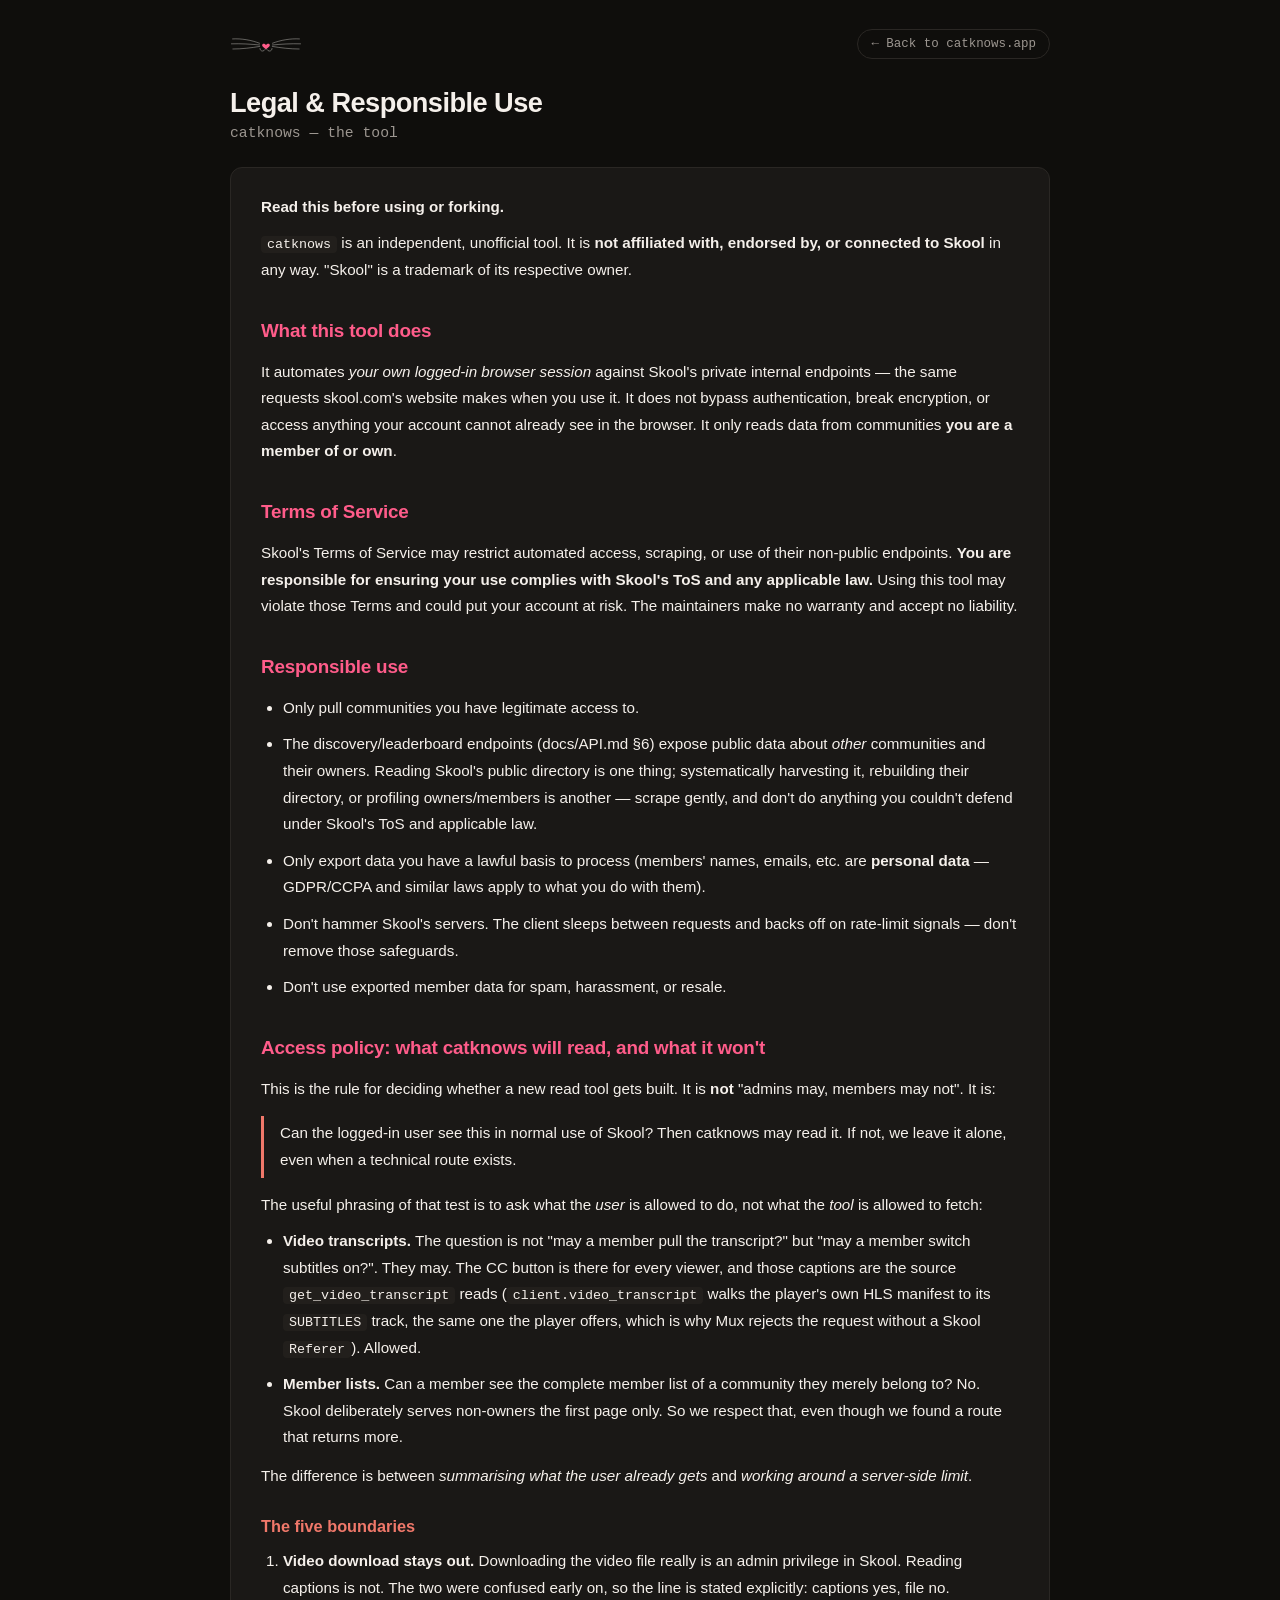
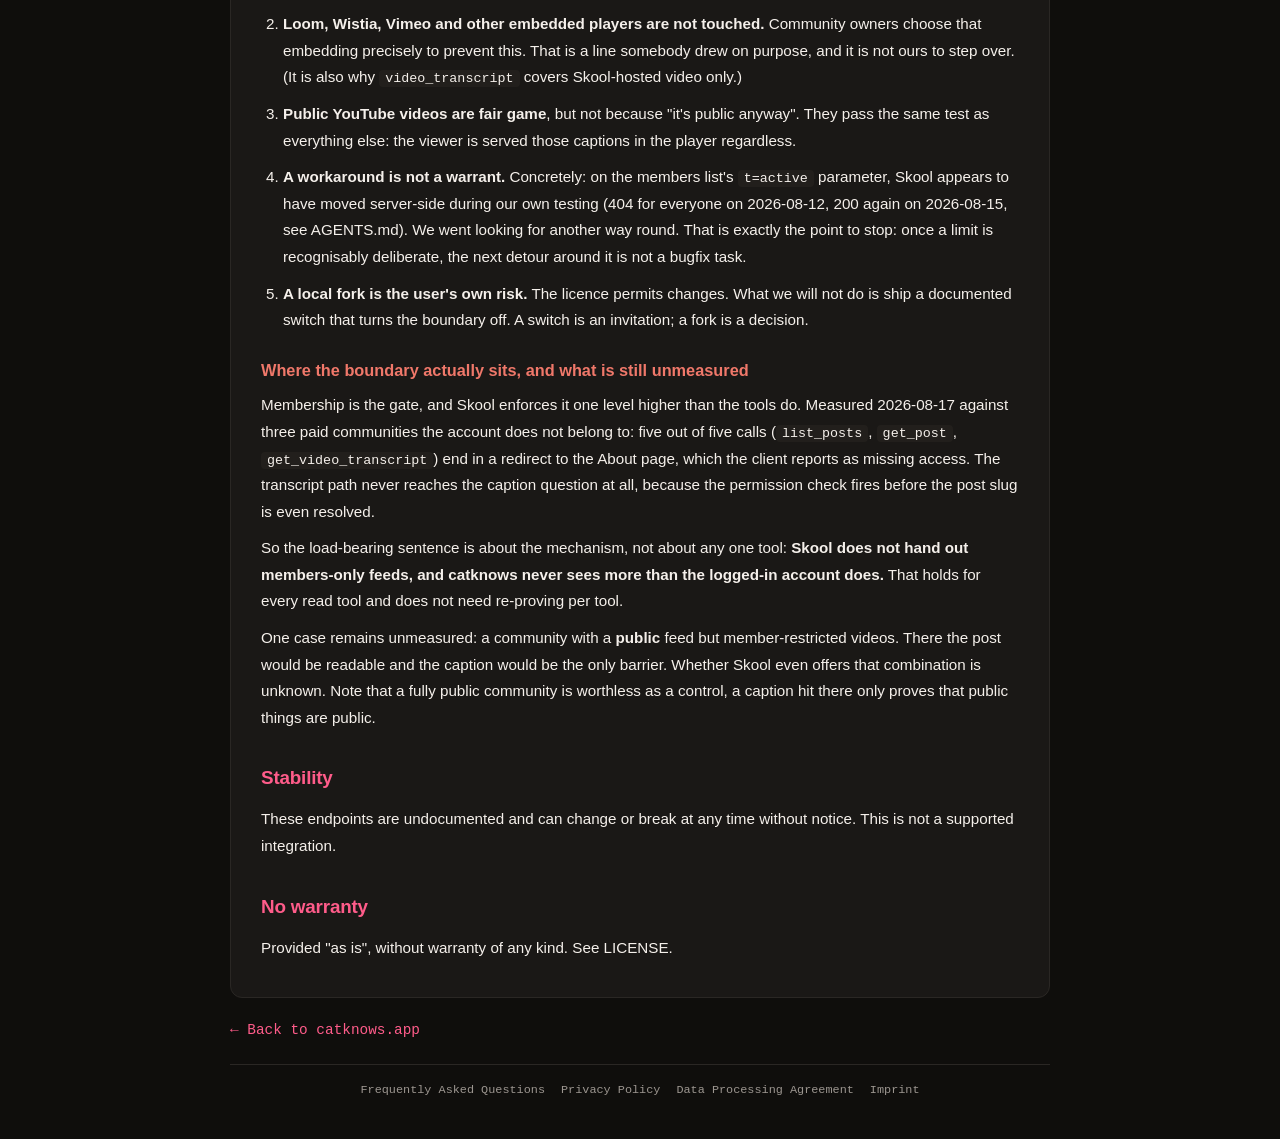
<file: deploy/web/legal.html>
<!DOCTYPE html>
<html lang="en">
<head>
<meta charset="UTF-8">
<meta name="viewport" content="width=device-width, initial-scale=1.0">
<title>catknows. Legal &amp; Responsible Use</title>
<style>
:root {
  --bg: #0F0E0C; --card: #1A1816; --line: #2A2724;
  --ink: #F5F0EB; --dim: #9C9690; --muted: #6B6560;
  --brand: #FF5C8A; --brand-deep: #E04570; --coral: #F0786A;
  --mono: ui-monospace, 'SF Mono', Menlo, Consolas, monospace;
}
* { margin: 0; padding: 0; box-sizing: border-box; }
body { font-family: -apple-system, BlinkMacSystemFont, 'Segoe UI', sans-serif;
       background: var(--bg); color: var(--ink); min-height: 100vh;
       padding: 28px 16px 40px; -webkit-font-smoothing: antialiased; }
.container { max-width: 820px; margin: 0 auto; }
.topbar { display: flex; align-items: center; justify-content: space-between;
          gap: 16px; margin-bottom: 26px; }
/* The cat mark from the landing page, corner-sized. Static: on a legal page
   the draw animation is noise, and it would replay on every navigation. */
.mark { display: block; width: 72px; line-height: 0; padding: 2px 0; }
.mark svg { width: 100%; height: auto; overflow: visible; }
.mark:focus-visible { outline: 2px solid var(--brand); outline-offset: 4px;
                      border-radius: 4px; }
.mark .whisker, .mark .snout { fill: none; stroke: var(--ink);
                               stroke-width: 2.6; stroke-linecap: round; }
.mark .heart { fill: var(--brand); }
.home { font-family: var(--mono); font-size: 0.78rem; color: var(--dim);
        text-decoration: none; border: 1px solid var(--line);
        padding: 7px 13px; border-radius: 999px; white-space: nowrap; }
.home:hover { color: var(--ink); border-color: var(--brand); }
.header { margin-bottom: 26px; }
.header h1 { font-size: 1.7em; color: var(--ink); margin-bottom: 6px;
             letter-spacing: -0.02em; }
.header p { color: var(--dim); font-size: 0.92em; font-family: var(--mono); }
.card { background: var(--card); border: 1px solid var(--line); border-radius: 12px;
        padding: 26px 30px; line-height: 1.75; margin-bottom: 20px; }
h2 { color: var(--brand); font-size: 1.18em; margin: 30px 0 12px;
     letter-spacing: -0.01em; }
h2:first-child { margin-top: 0; }
h3 { color: var(--coral); font-size: 1.02em; margin: 22px 0 8px; }
h4 { color: var(--ink); font-size: 0.97em; margin: 16px 0 6px; }
p, li { margin-bottom: 10px; font-size: 0.95em; color: var(--ink); }
ul, ol { margin-left: 22px; margin-bottom: 12px; }
a { color: var(--brand); text-underline-offset: 3px; }
a:hover { color: var(--ink); }
code { background: #221F1C; padding: 1px 6px; border-radius: 4px;
       font-size: 0.88em; font-family: var(--mono); color: var(--ink); }
pre { background: #131110; border: 1px solid var(--line); border-radius: 8px;
      padding: 14px 16px; margin: 12px 0; overflow-x: auto; }
pre code { background: none; padding: 0; font-size: 0.86em; line-height: 1.55; }
blockquote { border-left: 3px solid var(--coral); padding: 4px 0 4px 16px;
             margin: 14px 0; color: var(--dim); }
blockquote p:last-child { margin-bottom: 0; }
hr { border: none; border-top: 1px solid var(--line); margin: 28px 0; }
.tablewrap { overflow-x: auto; margin: 14px 0; }
table { border-collapse: collapse; width: 100%; font-size: 0.92em; }
th, td { border: 1px solid var(--line); padding: 9px 12px; text-align: left;
         vertical-align: top; }
th { background: #221F1C; color: var(--ink); font-weight: 600; }
.back { display: inline-block; margin-top: 4px; color: var(--brand);
        text-decoration: none; font-size: 0.9em; font-family: var(--mono); }
.back:hover { text-decoration: underline; }
.foot { display: flex; flex-wrap: wrap; gap: 6px 16px; align-items: center;
        justify-content: center; margin-top: 26px; padding-top: 18px;
        border-top: 1px solid var(--line);
        font-family: var(--mono); font-size: 0.74rem; }
.foot a { color: var(--dim); text-decoration: none; }
.foot a:hover { color: var(--ink); text-decoration: underline; }
</style>
</head>
<body>
<div class="container">
  <div class="topbar">
    <a class="mark" href="/" aria-label="catknows &mdash; home">
      <svg viewBox="0 0 500 200" aria-hidden="true">
        <path class="whisker" d="M18 62 C 80 58, 148 70, 205 92"/>
        <path class="whisker" d="M10 96 C 76 94, 146 98, 205 104"/>
        <path class="whisker" d="M20 132 C 82 132, 150 124, 206 114"/>
        <path class="whisker" d="M482 62 C 420 58, 352 70, 295 92"/>
        <path class="whisker" d="M490 96 C 424 94, 354 98, 295 104"/>
        <path class="whisker" d="M480 132 C 418 132, 350 124, 294 114"/>
        <path class="snout" d="M250 108 C 250 132, 240 146, 226 146 C 214 146, 208 137, 208 128"/>
        <path class="snout" d="M250 108 C 250 132, 260 146, 274 146 C 286 146, 292 137, 292 128"/>
        <path class="heart" d="M250 104 C 243 96, 232 92, 226 99 C 219 106, 224 116, 250 132
                               C 276 116, 281 106, 274 99 C 268 92, 257 96, 250 104 Z"/>
      </svg>
    </a>
    <a class="home" href="/">&larr; Back to catknows.app</a>
  </div>
  <div class="header">
    <h1>Legal &amp; Responsible Use</h1>
    <p>catknows — the tool</p>
  </div>
  <div class="card">
<p><strong>Read this before using or forking.</strong></p>
<p><code>catknows</code> is an independent, unofficial tool. It is <strong>not affiliated with, endorsed by, or connected to Skool</strong> in any way. &quot;Skool&quot; is a trademark of its respective owner.</p>
<h2>What this tool does</h2>
<p>It automates <em>your own logged-in browser session</em> against Skool&#x27;s private internal endpoints &mdash; the same requests skool.com&#x27;s website makes when you use it. It does not bypass authentication, break encryption, or access anything your account cannot already see in the browser. It only reads data from communities <strong>you are a member of or own</strong>.</p>
<h2>Terms of Service</h2>
<p>Skool&#x27;s Terms of Service may restrict automated access, scraping, or use of their non-public endpoints. <strong>You are responsible for ensuring your use complies with Skool&#x27;s ToS and any applicable law.</strong> Using this tool may violate those Terms and could put your account at risk. The maintainers make no warranty and accept no liability.</p>
<h2>Responsible use</h2>
<ul><li>Only pull communities you have legitimate access to.</li><li>The discovery/leaderboard endpoints (docs/API.md &sect;6) expose public data about <em>other</em> communities and their owners. Reading Skool&#x27;s public directory is one thing; systematically harvesting it, rebuilding their directory, or profiling owners/members is another &mdash; scrape gently, and don&#x27;t do anything you couldn&#x27;t defend under Skool&#x27;s ToS and applicable law.</li><li>Only export data you have a lawful basis to process (members&#x27; names, emails, etc. are <strong>personal data</strong> &mdash; GDPR/CCPA and similar laws apply to what you do with them).</li><li>Don&#x27;t hammer Skool&#x27;s servers. The client sleeps between requests and backs off on rate-limit signals &mdash; don&#x27;t remove those safeguards.</li><li>Don&#x27;t use exported member data for spam, harassment, or resale.</li></ul>
<h2>Access policy: what catknows will read, and what it won&#x27;t</h2>
<p>This is the rule for deciding whether a new read tool gets built. It is <strong>not</strong> &quot;admins may, members may not&quot;. It is:</p>
<blockquote><p>Can the logged-in user see this in normal use of Skool? Then catknows may read it. If not, we leave it alone, even when a technical route exists.</p></blockquote>
<p>The useful phrasing of that test is to ask what the <em>user</em> is allowed to do, not what the <em>tool</em> is allowed to fetch:</p>
<ul><li><strong>Video transcripts.</strong> The question is not &quot;may a member pull the transcript?&quot; but &quot;may a member switch subtitles on?&quot;. They may. The CC button is there for every viewer, and those captions are the source <code>get_video_transcript</code> reads (<code>client.video_transcript</code> walks the player&#x27;s own HLS manifest to its <code>SUBTITLES</code> track, the same one the player offers, which is why Mux rejects the request without a Skool <code>Referer</code>). Allowed.</li><li><strong>Member lists.</strong> Can a member see the complete member list of a community they merely belong to? No. Skool deliberately serves non-owners the first page only. So we respect that, even though we found a route that returns more.</li></ul>
<p>The difference is between <em>summarising what the user already gets</em> and <em>working around a server-side limit</em>.</p>
<h3>The five boundaries</h3>
<ol><li><strong>Video download stays out.</strong> Downloading the video file really is an admin privilege in Skool. Reading captions is not. The two were confused early on, so the line is stated explicitly: captions yes, file no.</li><li><strong>Loom, Wistia, Vimeo and other embedded players are not touched.</strong> Community owners choose that embedding precisely to prevent this. That is a line somebody drew on purpose, and it is not ours to step over. (It is also why <code>video_transcript</code> covers Skool-hosted video only.)</li><li><strong>Public YouTube videos are fair game</strong>, but not because &quot;it&#x27;s public anyway&quot;. They pass the same test as everything else: the viewer is served those captions in the player regardless.</li><li><strong>A workaround is not a warrant.</strong> Concretely: on the members list&#x27;s <code>t=active</code> parameter, Skool appears to have moved server-side during our own testing (404 for everyone on 2026-08-12, 200 again on 2026-08-15, see AGENTS.md). We went looking for another way round. That is exactly the point to stop: once a limit is recognisably deliberate, the next detour around it is not a bugfix task.</li><li><strong>A local fork is the user&#x27;s own risk.</strong> The licence permits changes. What we will not do is ship a documented switch that turns the boundary off. A switch is an invitation; a fork is a decision.</li></ol>
<h3>Where the boundary actually sits, and what is still unmeasured</h3>
<p>Membership is the gate, and Skool enforces it one level higher than the tools do. Measured 2026-08-17 against three paid communities the account does not belong to: five out of five calls (<code>list_posts</code>, <code>get_post</code>, <code>get_video_transcript</code>) end in a redirect to the About page, which the client reports as missing access. The transcript path never reaches the caption question at all, because the permission check fires before the post slug is even resolved.</p>
<p>So the load-bearing sentence is about the mechanism, not about any one tool: <strong>Skool does not hand out members-only feeds, and catknows never sees more than the logged-in account does.</strong> That holds for every read tool and does not need re-proving per tool.</p>
<p>One case remains unmeasured: a community with a <strong>public</strong> feed but member-restricted videos. There the post would be readable and the caption would be the only barrier. Whether Skool even offers that combination is unknown. Note that a fully public community is worthless as a control, a caption hit there only proves that public things are public.</p>
<h2>Stability</h2>
<p>These endpoints are undocumented and can change or break at any time without notice. This is not a supported integration.</p>
<h2>No warranty</h2>
<p>Provided &quot;as is&quot;, without warranty of any kind. See LICENSE.</p>
  </div>
  <a class="back" href="/">&larr; Back to catknows.app</a>
  <div class="foot">
    <a href="/faq">Frequently Asked Questions</a><a href="/privacy">Privacy Policy</a><a href="/dpa">Data Processing Agreement</a><a href="/impressum">Imprint</a>
  </div>
</div>
</body>
</html>
</file>
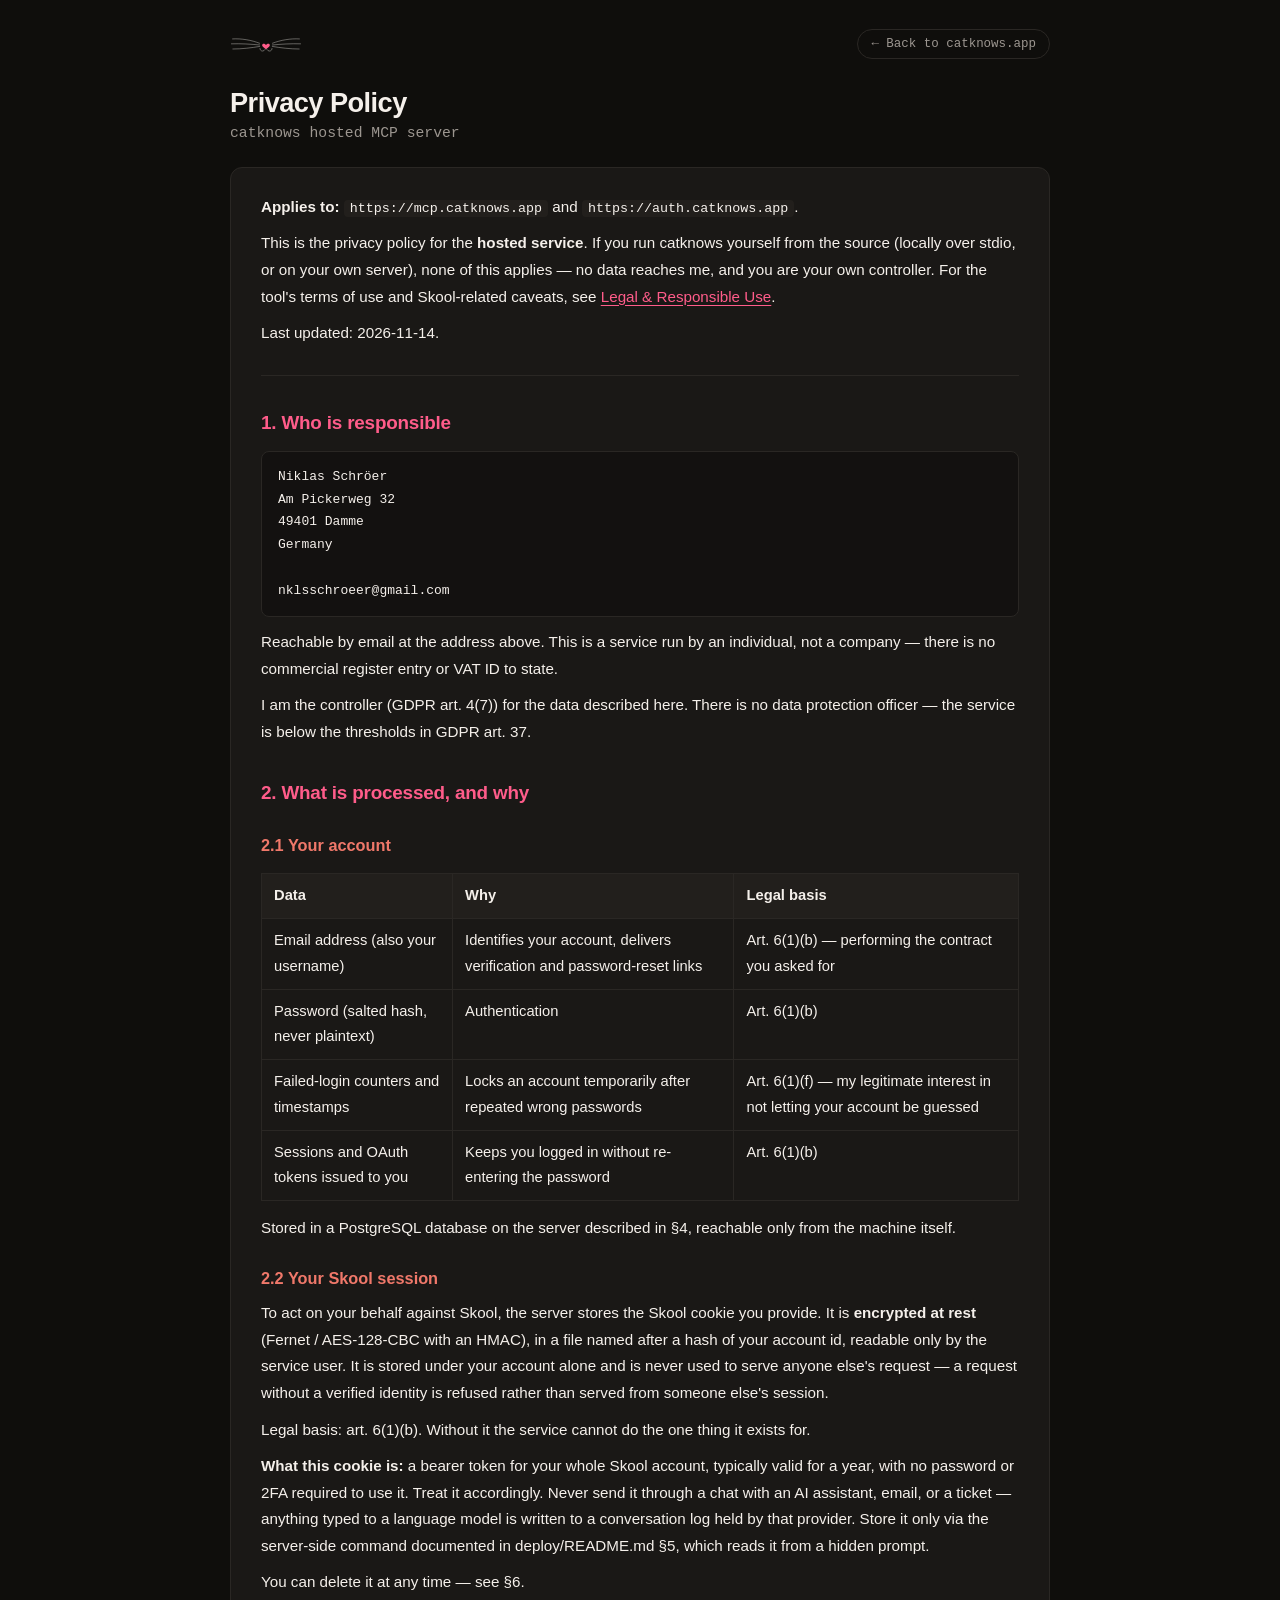
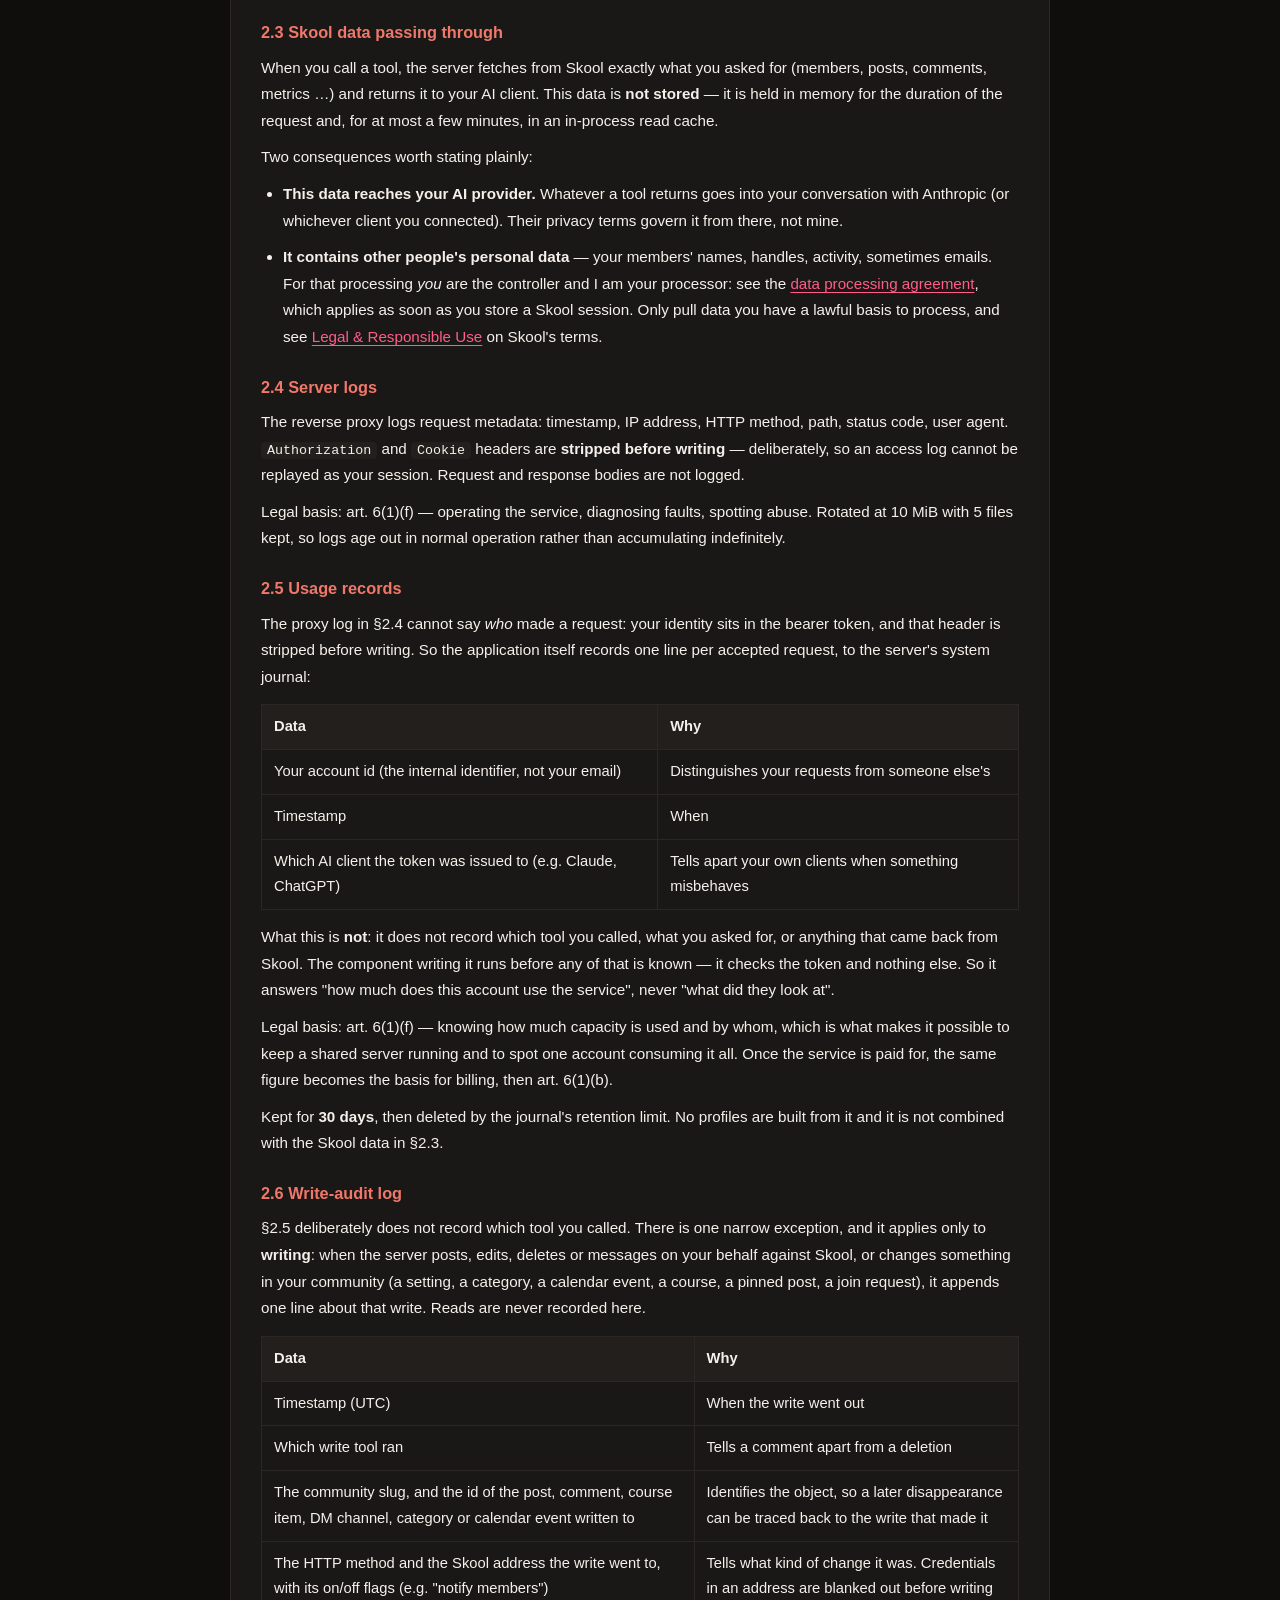
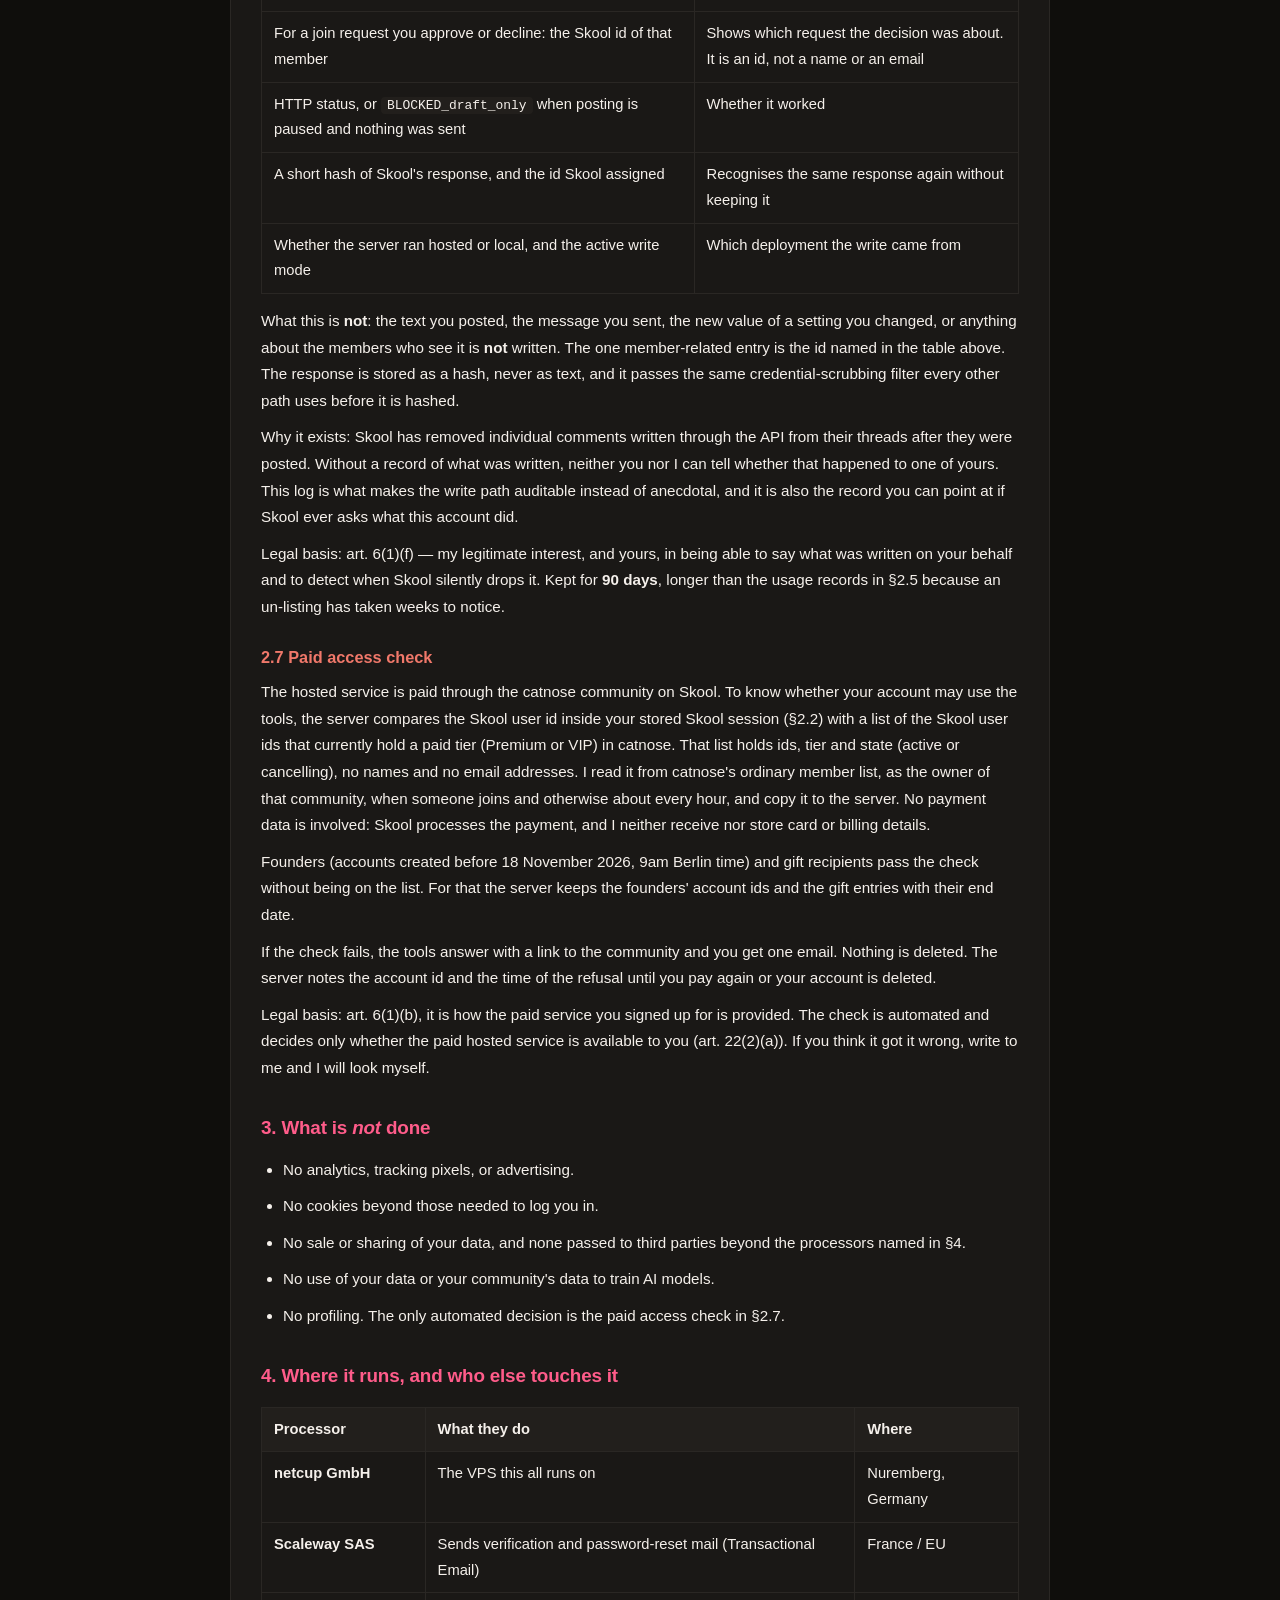
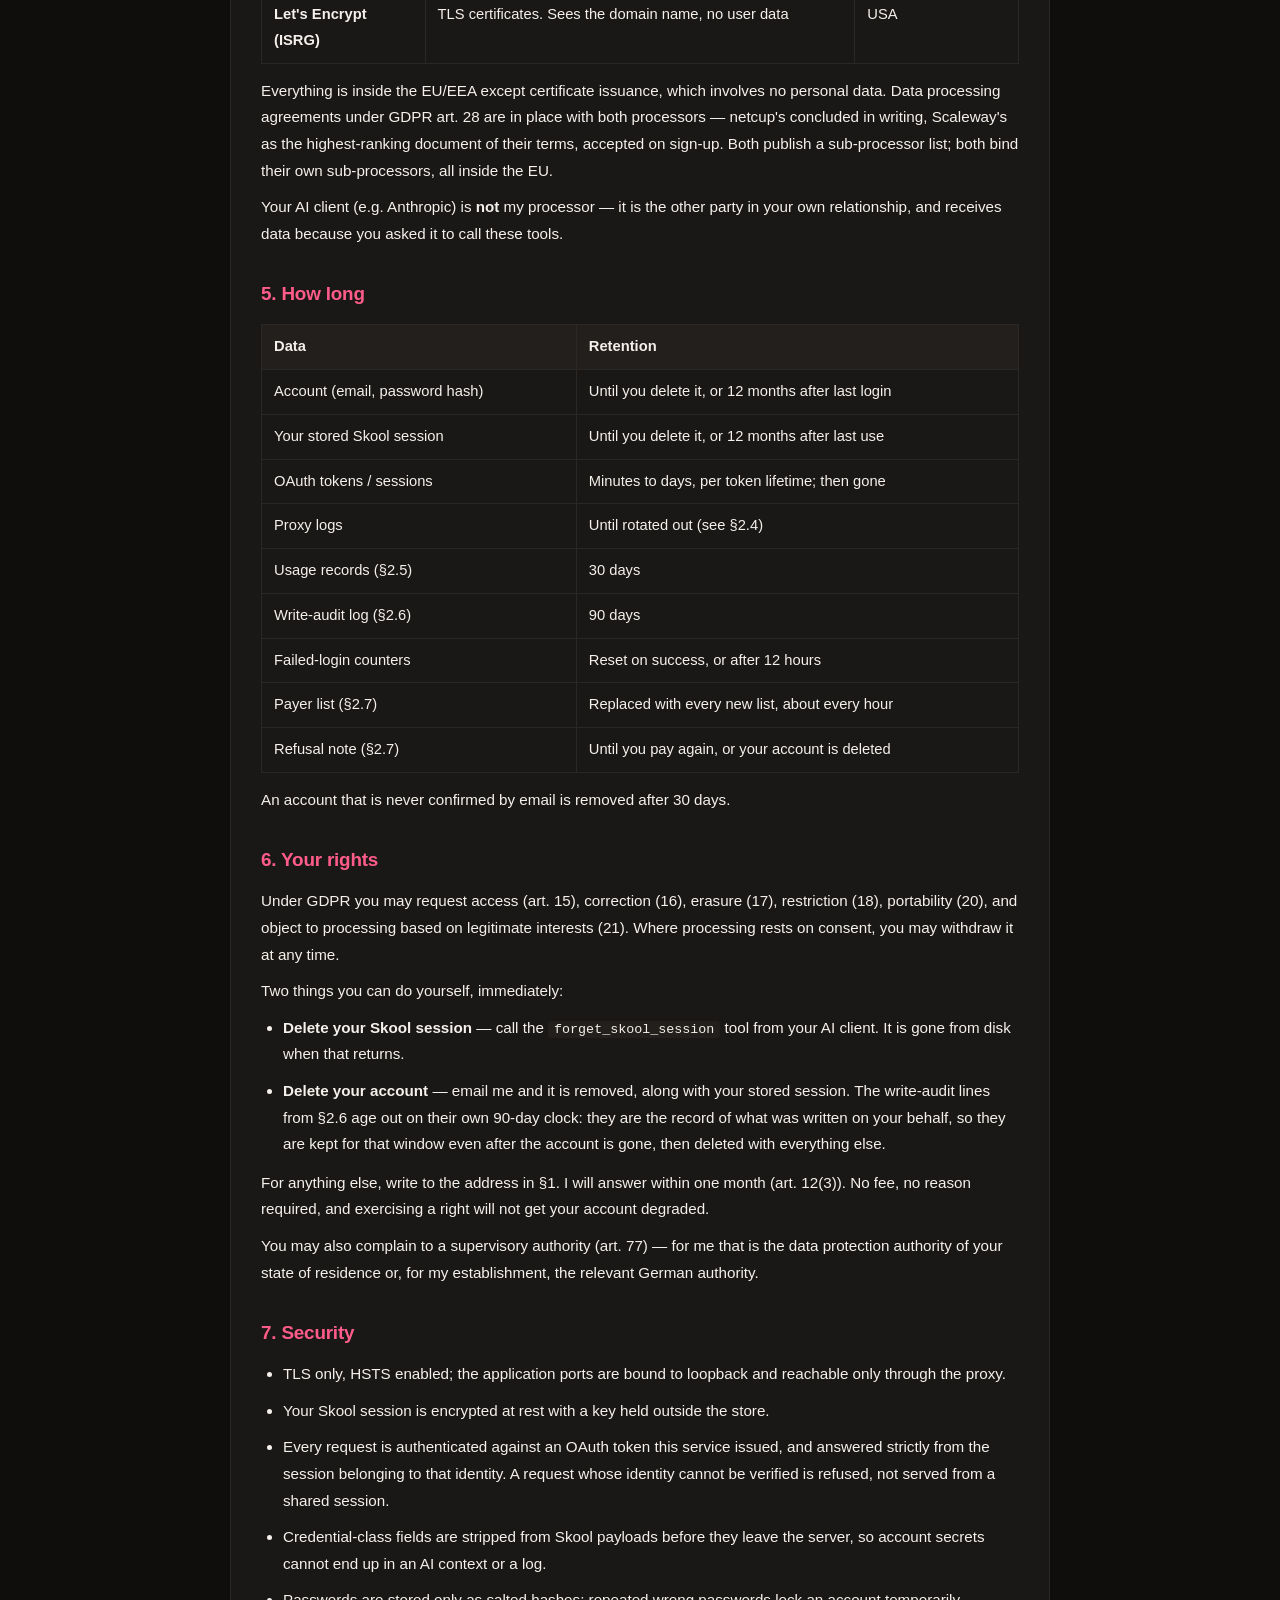
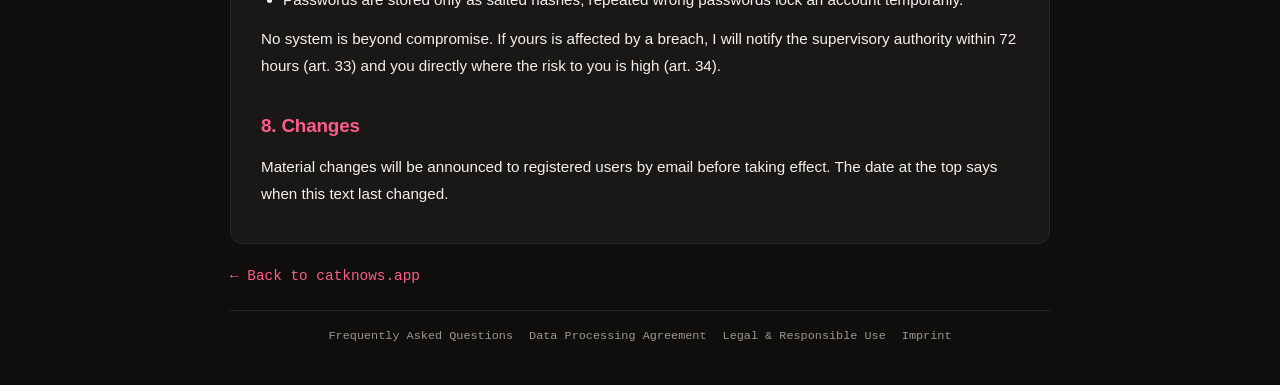
<file: deploy/web/privacy.html>
<!DOCTYPE html>
<html lang="en">
<head>
<meta charset="UTF-8">
<meta name="viewport" content="width=device-width, initial-scale=1.0">
<title>catknows. Privacy Policy</title>
<style>
:root {
  --bg: #0F0E0C; --card: #1A1816; --line: #2A2724;
  --ink: #F5F0EB; --dim: #9C9690; --muted: #6B6560;
  --brand: #FF5C8A; --brand-deep: #E04570; --coral: #F0786A;
  --mono: ui-monospace, 'SF Mono', Menlo, Consolas, monospace;
}
* { margin: 0; padding: 0; box-sizing: border-box; }
body { font-family: -apple-system, BlinkMacSystemFont, 'Segoe UI', sans-serif;
       background: var(--bg); color: var(--ink); min-height: 100vh;
       padding: 28px 16px 40px; -webkit-font-smoothing: antialiased; }
.container { max-width: 820px; margin: 0 auto; }
.topbar { display: flex; align-items: center; justify-content: space-between;
          gap: 16px; margin-bottom: 26px; }
/* The cat mark from the landing page, corner-sized. Static: on a legal page
   the draw animation is noise, and it would replay on every navigation. */
.mark { display: block; width: 72px; line-height: 0; padding: 2px 0; }
.mark svg { width: 100%; height: auto; overflow: visible; }
.mark:focus-visible { outline: 2px solid var(--brand); outline-offset: 4px;
                      border-radius: 4px; }
.mark .whisker, .mark .snout { fill: none; stroke: var(--ink);
                               stroke-width: 2.6; stroke-linecap: round; }
.mark .heart { fill: var(--brand); }
.home { font-family: var(--mono); font-size: 0.78rem; color: var(--dim);
        text-decoration: none; border: 1px solid var(--line);
        padding: 7px 13px; border-radius: 999px; white-space: nowrap; }
.home:hover { color: var(--ink); border-color: var(--brand); }
.header { margin-bottom: 26px; }
.header h1 { font-size: 1.7em; color: var(--ink); margin-bottom: 6px;
             letter-spacing: -0.02em; }
.header p { color: var(--dim); font-size: 0.92em; font-family: var(--mono); }
.card { background: var(--card); border: 1px solid var(--line); border-radius: 12px;
        padding: 26px 30px; line-height: 1.75; margin-bottom: 20px; }
h2 { color: var(--brand); font-size: 1.18em; margin: 30px 0 12px;
     letter-spacing: -0.01em; }
h2:first-child { margin-top: 0; }
h3 { color: var(--coral); font-size: 1.02em; margin: 22px 0 8px; }
h4 { color: var(--ink); font-size: 0.97em; margin: 16px 0 6px; }
p, li { margin-bottom: 10px; font-size: 0.95em; color: var(--ink); }
ul, ol { margin-left: 22px; margin-bottom: 12px; }
a { color: var(--brand); text-underline-offset: 3px; }
a:hover { color: var(--ink); }
code { background: #221F1C; padding: 1px 6px; border-radius: 4px;
       font-size: 0.88em; font-family: var(--mono); color: var(--ink); }
pre { background: #131110; border: 1px solid var(--line); border-radius: 8px;
      padding: 14px 16px; margin: 12px 0; overflow-x: auto; }
pre code { background: none; padding: 0; font-size: 0.86em; line-height: 1.55; }
blockquote { border-left: 3px solid var(--coral); padding: 4px 0 4px 16px;
             margin: 14px 0; color: var(--dim); }
blockquote p:last-child { margin-bottom: 0; }
hr { border: none; border-top: 1px solid var(--line); margin: 28px 0; }
.tablewrap { overflow-x: auto; margin: 14px 0; }
table { border-collapse: collapse; width: 100%; font-size: 0.92em; }
th, td { border: 1px solid var(--line); padding: 9px 12px; text-align: left;
         vertical-align: top; }
th { background: #221F1C; color: var(--ink); font-weight: 600; }
.back { display: inline-block; margin-top: 4px; color: var(--brand);
        text-decoration: none; font-size: 0.9em; font-family: var(--mono); }
.back:hover { text-decoration: underline; }
.foot { display: flex; flex-wrap: wrap; gap: 6px 16px; align-items: center;
        justify-content: center; margin-top: 26px; padding-top: 18px;
        border-top: 1px solid var(--line);
        font-family: var(--mono); font-size: 0.74rem; }
.foot a { color: var(--dim); text-decoration: none; }
.foot a:hover { color: var(--ink); text-decoration: underline; }
</style>
</head>
<body>
<div class="container">
  <div class="topbar">
    <a class="mark" href="/" aria-label="catknows &mdash; home">
      <svg viewBox="0 0 500 200" aria-hidden="true">
        <path class="whisker" d="M18 62 C 80 58, 148 70, 205 92"/>
        <path class="whisker" d="M10 96 C 76 94, 146 98, 205 104"/>
        <path class="whisker" d="M20 132 C 82 132, 150 124, 206 114"/>
        <path class="whisker" d="M482 62 C 420 58, 352 70, 295 92"/>
        <path class="whisker" d="M490 96 C 424 94, 354 98, 295 104"/>
        <path class="whisker" d="M480 132 C 418 132, 350 124, 294 114"/>
        <path class="snout" d="M250 108 C 250 132, 240 146, 226 146 C 214 146, 208 137, 208 128"/>
        <path class="snout" d="M250 108 C 250 132, 260 146, 274 146 C 286 146, 292 137, 292 128"/>
        <path class="heart" d="M250 104 C 243 96, 232 92, 226 99 C 219 106, 224 116, 250 132
                               C 276 116, 281 106, 274 99 C 268 92, 257 96, 250 104 Z"/>
      </svg>
    </a>
    <a class="home" href="/">&larr; Back to catknows.app</a>
  </div>
  <div class="header">
    <h1>Privacy Policy</h1>
    <p>catknows hosted MCP server</p>
  </div>
  <div class="card">
<p><strong>Applies to:</strong> <code>https://mcp.catknows.app</code> and <code>https://auth.catknows.app</code>.</p>
<p>This is the privacy policy for the <strong>hosted service</strong>. If you run catknows yourself from the source (locally over stdio, or on your own server), none of this applies &mdash; no data reaches me, and you are your own controller. For the tool&#x27;s terms of use and Skool-related caveats, see <a href="/legal">Legal & Responsible Use</a>.</p>
<p>Last updated: 2026-11-14.</p>
<hr>
<h2>1. Who is responsible</h2>
<pre>Niklas Schröer
Am Pickerweg 32
49401 Damme
Germany

nklsschroeer@gmail.com</pre>
<p>Reachable by email at the address above. This is a service run by an individual, not a company &mdash; there is no commercial register entry or VAT ID to state.</p>
<p>I am the controller (GDPR art. 4(7)) for the data described here. There is no data protection officer &mdash; the service is below the thresholds in GDPR art. 37.</p>
<h2>2. What is processed, and why</h2>
<h3>2.1 Your account</h3>
<div class="tablewrap"><table><tr><th>Data</th><th>Why</th><th>Legal basis</th></tr><tr><td>Email address (also your username)</td><td>Identifies your account, delivers verification and password-reset links</td><td>Art. 6(1)(b) &mdash; performing the contract you asked for</td></tr><tr><td>Password (salted hash, never plaintext)</td><td>Authentication</td><td>Art. 6(1)(b)</td></tr><tr><td>Failed-login counters and timestamps</td><td>Locks an account temporarily after repeated wrong passwords</td><td>Art. 6(1)(f) &mdash; my legitimate interest in not letting your account be guessed</td></tr><tr><td>Sessions and OAuth tokens issued to you</td><td>Keeps you logged in without re-entering the password</td><td>Art. 6(1)(b)</td></tr></table></div>
<p>Stored in a PostgreSQL database on the server described in &sect;4, reachable only from the machine itself.</p>
<h3>2.2 Your Skool session</h3>
<p>To act on your behalf against Skool, the server stores the Skool cookie you provide. It is <strong>encrypted at rest</strong> (Fernet / AES-128-CBC with an HMAC), in a file named after a hash of your account id, readable only by the service user. It is stored under your account alone and is never used to serve anyone else&#x27;s request &mdash; a request without a verified identity is refused rather than served from someone else&#x27;s session.</p>
<p>Legal basis: art. 6(1)(b). Without it the service cannot do the one thing it exists for.</p>
<p><strong>What this cookie is:</strong> a bearer token for your whole Skool account, typically valid for a year, with no password or 2FA required to use it. Treat it accordingly. Never send it through a chat with an AI assistant, email, or a ticket &mdash; anything typed to a language model is written to a conversation log held by that provider. Store it only via the server-side command documented in deploy/README.md &sect;5, which reads it from a hidden prompt.</p>
<p>You can delete it at any time &mdash; see &sect;6.</p>
<h3>2.3 Skool data passing through</h3>
<p>When you call a tool, the server fetches from Skool exactly what you asked for (members, posts, comments, metrics …) and returns it to your AI client. This data is <strong>not stored</strong> &mdash; it is held in memory for the duration of the request and, for at most a few minutes, in an in-process read cache.</p>
<p>Two consequences worth stating plainly:</p>
<ul><li><strong>This data reaches your AI provider.</strong> Whatever a tool returns goes into your conversation with Anthropic (or whichever client you connected). Their privacy terms govern it from there, not mine.</li><li><strong>It contains other people&#x27;s personal data</strong> &mdash; your members&#x27; names, handles, activity, sometimes emails. For that processing <em>you</em> are the controller and I am your processor: see the <a href="/dpa">data processing agreement</a>, which applies as soon as you store a Skool session. Only pull data you have a lawful basis to process, and see <a href="/legal">Legal & Responsible Use</a> on Skool&#x27;s terms.</li></ul>
<h3>2.4 Server logs</h3>
<p>The reverse proxy logs request metadata: timestamp, IP address, HTTP method, path, status code, user agent. <code>Authorization</code> and <code>Cookie</code> headers are <strong>stripped before writing</strong> &mdash; deliberately, so an access log cannot be replayed as your session. Request and response bodies are not logged.</p>
<p>Legal basis: art. 6(1)(f) &mdash; operating the service, diagnosing faults, spotting abuse. Rotated at 10 MiB with 5 files kept, so logs age out in normal operation rather than accumulating indefinitely.</p>
<h3>2.5 Usage records</h3>
<p>The proxy log in &sect;2.4 cannot say <em>who</em> made a request: your identity sits in the bearer token, and that header is stripped before writing. So the application itself records one line per accepted request, to the server&#x27;s system journal:</p>
<div class="tablewrap"><table><tr><th>Data</th><th>Why</th></tr><tr><td>Your account id (the internal identifier, not your email)</td><td>Distinguishes your requests from someone else&#x27;s</td></tr><tr><td>Timestamp</td><td>When</td></tr><tr><td>Which AI client the token was issued to (e.g. Claude, ChatGPT)</td><td>Tells apart your own clients when something misbehaves</td></tr></table></div>
<p>What this is <strong>not</strong>: it does not record which tool you called, what you asked for, or anything that came back from Skool. The component writing it runs before any of that is known &mdash; it checks the token and nothing else. So it answers &quot;how much does this account use the service&quot;, never &quot;what did they look at&quot;.</p>
<p>Legal basis: art. 6(1)(f) &mdash; knowing how much capacity is used and by whom, which is what makes it possible to keep a shared server running and to spot one account consuming it all. Once the service is paid for, the same figure becomes the basis for billing, then art. 6(1)(b).</p>
<p>Kept for <strong>30 days</strong>, then deleted by the journal&#x27;s retention limit. No profiles are built from it and it is not combined with the Skool data in &sect;2.3.</p>
<h3>2.6 Write-audit log</h3>
<p>&sect;2.5 deliberately does not record which tool you called. There is one narrow exception, and it applies only to <strong>writing</strong>: when the server posts, edits, deletes or messages on your behalf against Skool, or changes something in your community (a setting, a category, a calendar event, a course, a pinned post, a join request), it appends one line about that write. Reads are never recorded here.</p>
<div class="tablewrap"><table><tr><th>Data</th><th>Why</th></tr><tr><td>Timestamp (UTC)</td><td>When the write went out</td></tr><tr><td>Which write tool ran</td><td>Tells a comment apart from a deletion</td></tr><tr><td>The community slug, and the id of the post, comment, course item, DM channel, category or calendar event written to</td><td>Identifies the object, so a later disappearance can be traced back to the write that made it</td></tr><tr><td>The HTTP method and the Skool address the write went to, with its on/off flags (e.g. &quot;notify members&quot;)</td><td>Tells what kind of change it was. Credentials in an address are blanked out before writing</td></tr><tr><td>For a join request you approve or decline: the Skool id of that member</td><td>Shows which request the decision was about. It is an id, not a name or an email</td></tr><tr><td>HTTP status, or <code>BLOCKED_draft_only</code> when posting is paused and nothing was sent</td><td>Whether it worked</td></tr><tr><td>A short hash of Skool&#x27;s response, and the id Skool assigned</td><td>Recognises the same response again without keeping it</td></tr><tr><td>Whether the server ran hosted or local, and the active write mode</td><td>Which deployment the write came from</td></tr></table></div>
<p>What this is <strong>not</strong>: the text you posted, the message you sent, the new value of a setting you changed, or anything about the members who see it is <strong>not</strong> written. The one member-related entry is the id named in the table above. The response is stored as a hash, never as text, and it passes the same credential-scrubbing filter every other path uses before it is hashed.</p>
<p>Why it exists: Skool has removed individual comments written through the API from their threads after they were posted. Without a record of what was written, neither you nor I can tell whether that happened to one of yours. This log is what makes the write path auditable instead of anecdotal, and it is also the record you can point at if Skool ever asks what this account did.</p>
<p>Legal basis: art. 6(1)(f) &mdash; my legitimate interest, and yours, in being able to say what was written on your behalf and to detect when Skool silently drops it. Kept for <strong>90 days</strong>, longer than the usage records in &sect;2.5 because an un-listing has taken weeks to notice.</p>
<h3>2.7 Paid access check</h3>
<p>The hosted service is paid through the catnose community on Skool. To know whether your account may use the tools, the server compares the Skool user id inside your stored Skool session (&sect;2.2) with a list of the Skool user ids that currently hold a paid tier (Premium or VIP) in catnose. That list holds ids, tier and state (active or cancelling), no names and no email addresses. I read it from catnose&#x27;s ordinary member list, as the owner of that community, when someone joins and otherwise about every hour, and copy it to the server. No payment data is involved: Skool processes the payment, and I neither receive nor store card or billing details.</p>
<p>Founders (accounts created before 18 November 2026, 9am Berlin time) and gift recipients pass the check without being on the list. For that the server keeps the founders&#x27; account ids and the gift entries with their end date.</p>
<p>If the check fails, the tools answer with a link to the community and you get one email. Nothing is deleted. The server notes the account id and the time of the refusal until you pay again or your account is deleted.</p>
<p>Legal basis: art. 6(1)(b), it is how the paid service you signed up for is provided. The check is automated and decides only whether the paid hosted service is available to you (art. 22(2)(a)). If you think it got it wrong, write to me and I will look myself.</p>
<h2>3. What is <em>not</em> done</h2>
<ul><li>No analytics, tracking pixels, or advertising.</li><li>No cookies beyond those needed to log you in.</li><li>No sale or sharing of your data, and none passed to third parties beyond the processors named in &sect;4.</li><li>No use of your data or your community&#x27;s data to train AI models.</li><li>No profiling. The only automated decision is the paid access check in &sect;2.7.</li></ul>
<h2>4. Where it runs, and who else touches it</h2>
<div class="tablewrap"><table><tr><th>Processor</th><th>What they do</th><th>Where</th></tr><tr><td><strong>netcup GmbH</strong></td><td>The VPS this all runs on</td><td>Nuremberg, Germany</td></tr><tr><td><strong>Scaleway SAS</strong></td><td>Sends verification and password-reset mail (Transactional Email)</td><td>France / EU</td></tr><tr><td><strong>Let&#x27;s Encrypt (ISRG)</strong></td><td>TLS certificates. Sees the domain name, no user data</td><td>USA</td></tr></table></div>
<p>Everything is inside the EU/EEA except certificate issuance, which involves no personal data. Data processing agreements under GDPR art. 28 are in place with both processors &mdash; netcup&#x27;s concluded in writing, Scaleway&#x27;s as the highest-ranking document of their terms, accepted on sign-up. Both publish a sub-processor list; both bind their own sub-processors, all inside the EU.</p>
<p>Your AI client (e.g. Anthropic) is <strong>not</strong> my processor &mdash; it is the other party in your own relationship, and receives data because you asked it to call these tools.</p>
<h2>5. How long</h2>
<div class="tablewrap"><table><tr><th>Data</th><th>Retention</th></tr><tr><td>Account (email, password hash)</td><td>Until you delete it, or 12 months after last login</td></tr><tr><td>Your stored Skool session</td><td>Until you delete it, or 12 months after last use</td></tr><tr><td>OAuth tokens / sessions</td><td>Minutes to days, per token lifetime; then gone</td></tr><tr><td>Proxy logs</td><td>Until rotated out (see &sect;2.4)</td></tr><tr><td>Usage records (&sect;2.5)</td><td>30 days</td></tr><tr><td>Write-audit log (&sect;2.6)</td><td>90 days</td></tr><tr><td>Failed-login counters</td><td>Reset on success, or after 12 hours</td></tr><tr><td>Payer list (&sect;2.7)</td><td>Replaced with every new list, about every hour</td></tr><tr><td>Refusal note (&sect;2.7)</td><td>Until you pay again, or your account is deleted</td></tr></table></div>
<p>An account that is never confirmed by email is removed after 30 days.</p>
<h2>6. Your rights</h2>
<p>Under GDPR you may request access (art. 15), correction (16), erasure (17), restriction (18), portability (20), and object to processing based on legitimate interests (21). Where processing rests on consent, you may withdraw it at any time.</p>
<p>Two things you can do yourself, immediately:</p>
<ul><li><strong>Delete your Skool session</strong> &mdash; call the <code>forget_skool_session</code> tool from your AI client. It is gone from disk when that returns.</li><li><strong>Delete your account</strong> &mdash; email me and it is removed, along with your stored session. The write-audit lines from &sect;2.6 age out on their own 90-day clock: they are the record of what was written on your behalf, so they are kept for that window even after the account is gone, then deleted with everything else.</li></ul>
<p>For anything else, write to the address in &sect;1. I will answer within one month (art. 12(3)). No fee, no reason required, and exercising a right will not get your account degraded.</p>
<p>You may also complain to a supervisory authority (art. 77) &mdash; for me that is the data protection authority of your state of residence or, for my establishment, the relevant German authority.</p>
<h2>7. Security</h2>
<ul><li>TLS only, HSTS enabled; the application ports are bound to loopback and reachable only through the proxy.</li><li>Your Skool session is encrypted at rest with a key held outside the store.</li><li>Every request is authenticated against an OAuth token this service issued, and answered strictly from the session belonging to that identity. A request whose identity cannot be verified is refused, not served from a shared session.</li><li>Credential-class fields are stripped from Skool payloads before they leave the server, so account secrets cannot end up in an AI context or a log.</li><li>Passwords are stored only as salted hashes; repeated wrong passwords lock an account temporarily.</li></ul>
<p>No system is beyond compromise. If yours is affected by a breach, I will notify the supervisory authority within 72 hours (art. 33) and you directly where the risk to you is high (art. 34).</p>
<h2>8. Changes</h2>
<p>Material changes will be announced to registered users by email before taking effect. The date at the top says when this text last changed.</p>
  </div>
  <a class="back" href="/">&larr; Back to catknows.app</a>
  <div class="foot">
    <a href="/faq">Frequently Asked Questions</a><a href="/dpa">Data Processing Agreement</a><a href="/legal">Legal &amp; Responsible Use</a><a href="/impressum">Imprint</a>
  </div>
</div>
</body>
</html>
</file>
